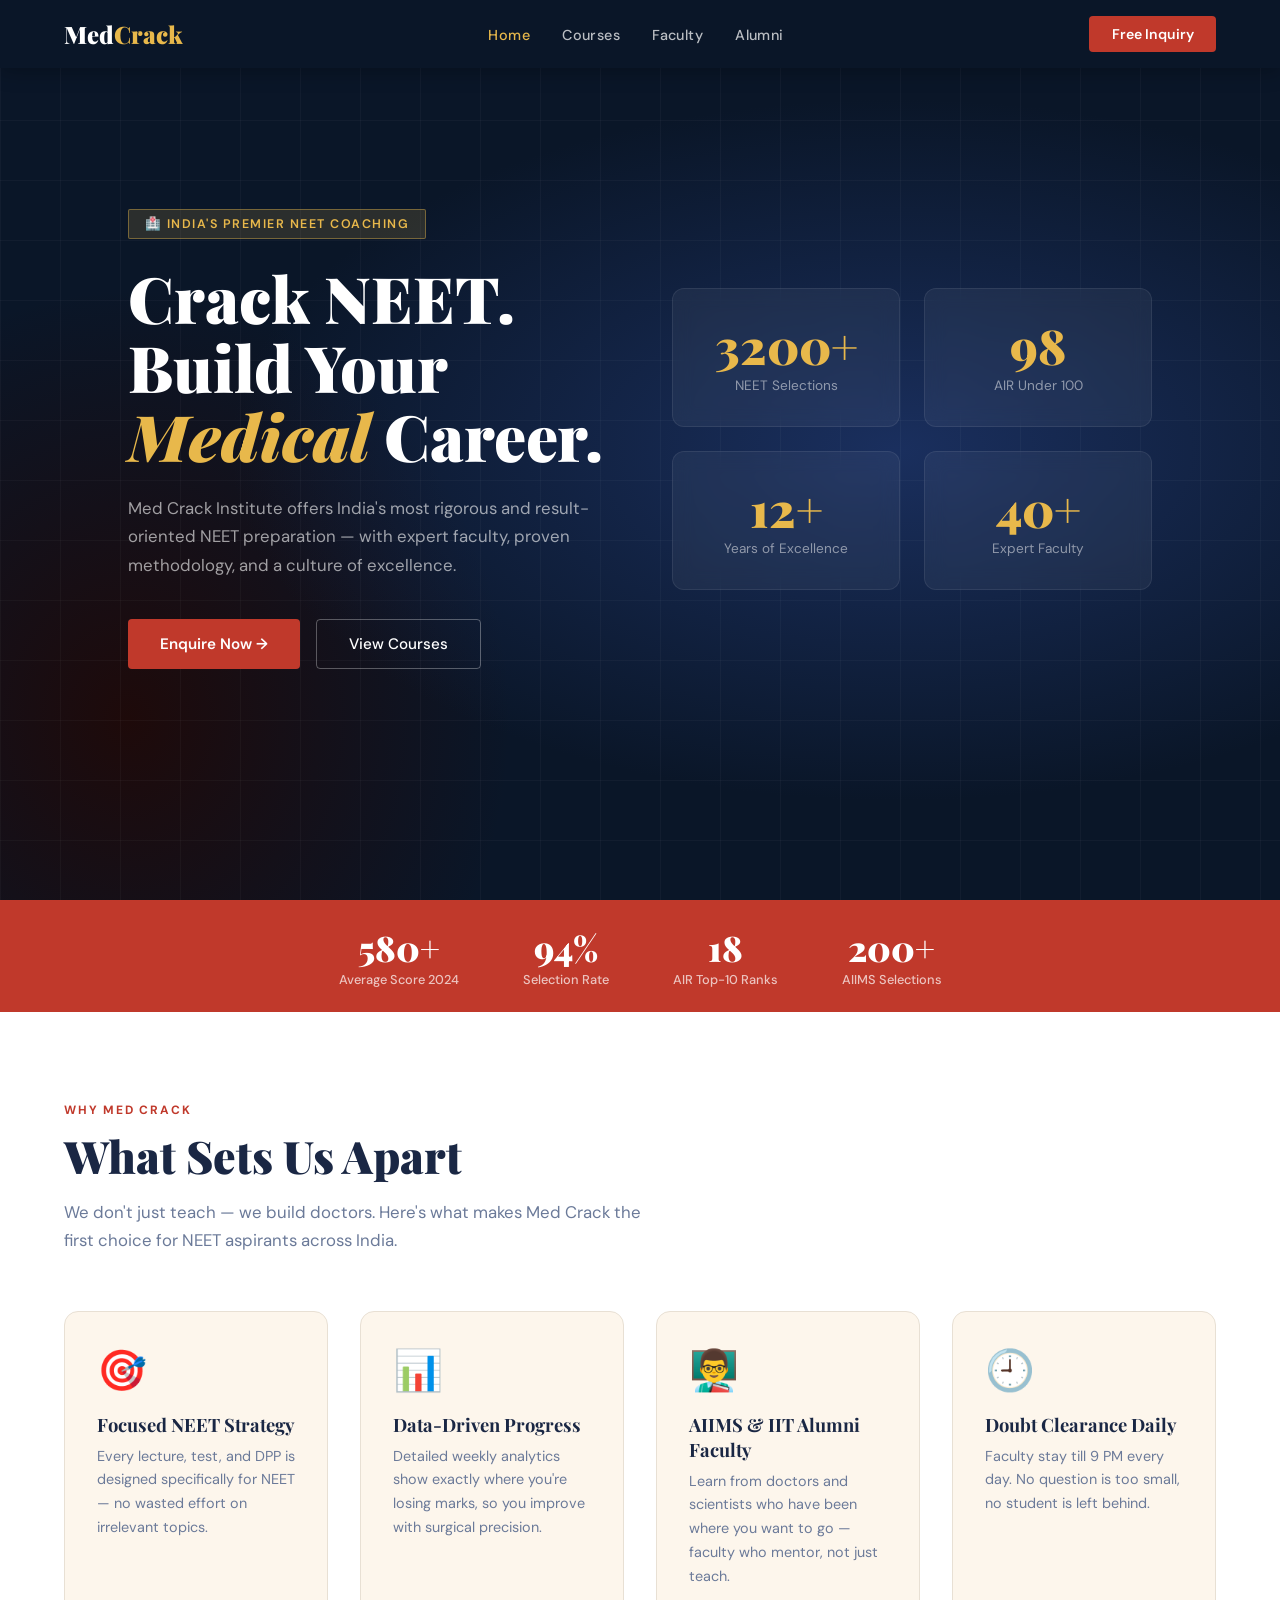
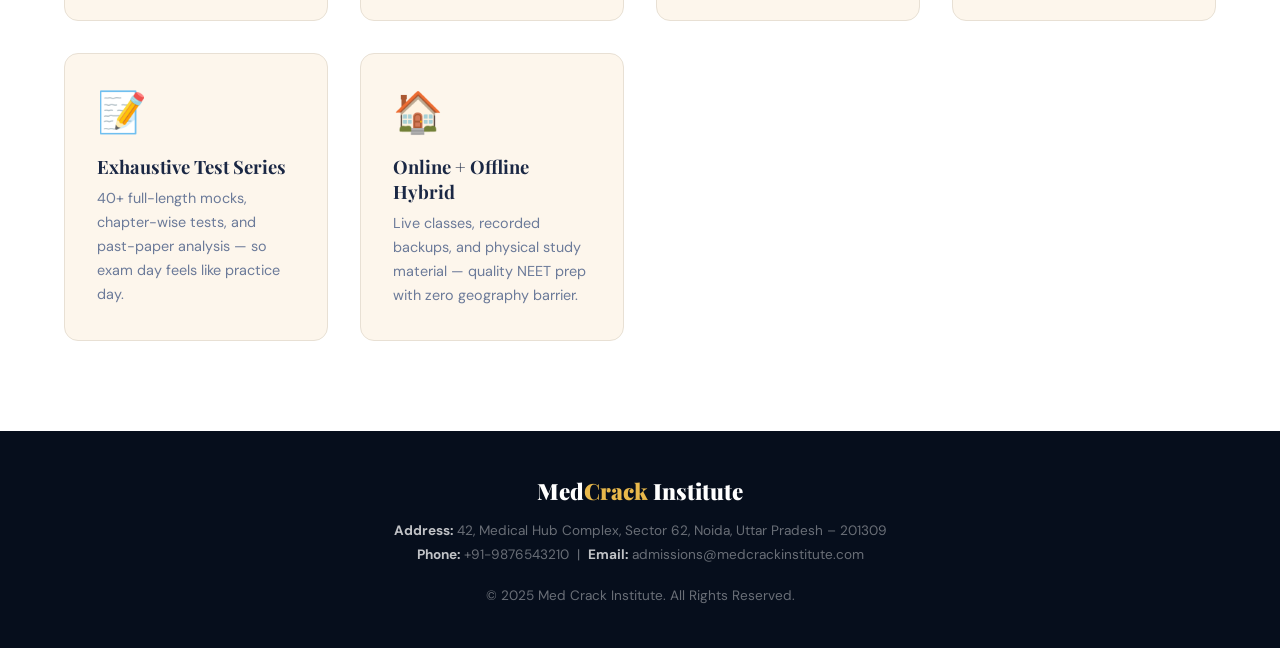
<file: index.html>
<!DOCTYPE html>
<html lang="en">
<head>
  <meta charset="UTF-8" />
  <meta name="viewport" content="width=device-width, initial-scale=1.0" />
  <title>Med Crack Institute – NEET Coaching | Home</title>
  <link rel="stylesheet" href="css/style.css" />
  <style>
    /* ── HERO ── */
    #home {
      min-height: 100vh;
      background: var(--navy);
      display: flex; align-items: center;
      position: relative; overflow: hidden;
      padding-top: 68px;
    }
    .hero-bg {
      position: absolute; inset: 0;
      background:
        radial-gradient(ellipse 80% 60% at 70% 50%, #1a2f5e 0%, transparent 65%),
        radial-gradient(ellipse 50% 80% at 10% 80%, #1e0a0a 0%, transparent 60%);
    }
    .hero-grid {
      position: absolute; inset: 0;
      background-image:
        linear-gradient(rgba(255,255,255,0.03) 1px, transparent 1px),
        linear-gradient(90deg, rgba(255,255,255,0.03) 1px, transparent 1px);
      background-size: 60px 60px;
    }
    .hero-content {
      position: relative; z-index: 1;
      max-width: 1200px; margin: 0 auto; padding: 0 5vw;
      display: grid; grid-template-columns: 1fr 1fr; gap: 4rem; align-items: center;
    }
    .hero-tag {
      display: inline-block;
      background: rgba(232,184,75,0.15); border: 1px solid rgba(232,184,75,0.4);
      color: var(--gold); font-size: 0.78rem; font-weight: 600;
      letter-spacing: 0.12em; text-transform: uppercase;
      padding: 0.35rem 1rem; border-radius: 2px; margin-bottom: 1.5rem;
    }
    .hero-h1 {
      font-family: 'Playfair Display', serif;
      font-size: clamp(2.8rem, 5vw, 4.5rem); line-height: 1.08; font-weight: 900;
      color: var(--white); margin-bottom: 1.5rem;
    }
    .hero-h1 em { font-style: italic; color: var(--gold); }
    .hero-sub {
      color: rgba(255,255,255,0.6); font-size: 1.05rem; line-height: 1.7;
      margin-bottom: 2.5rem; max-width: 480px;
    }
    .hero-btns { display: flex; gap: 1rem; flex-wrap: wrap; }
    .hero-stats { display: grid; grid-template-columns: repeat(2, 1fr); gap: 1.5rem; }
    .stat-card {
      background: rgba(255,255,255,0.05); border: 1px solid rgba(255,255,255,0.08);
      border-radius: 12px; padding: 2rem 1.5rem; text-align: center;
      backdrop-filter: blur(10px);
    }
    .stat-num {
      font-family: 'Playfair Display', serif;
      font-size: 3rem; font-weight: 900; color: var(--gold); line-height: 1;
    }
    .stat-label { color: rgba(255,255,255,0.5); font-size: 0.85rem; margin-top: 0.5rem; }

    /* ── WHY US ── */
    #why { background: var(--white); }
    .why-grid { display: grid; grid-template-columns: repeat(auto-fit, minmax(240px, 1fr)); gap: 2rem; }
    .why-card {
      background: var(--cream); border: 1.5px solid var(--border); border-radius: 14px;
      padding: 2rem; transition: all 0.3s;
    }
    .why-card:hover { transform: translateY(-5px); box-shadow: 0 16px 40px rgba(10,22,40,0.1); border-color: var(--gold); }
    .why-icon { font-size: 2.5rem; margin-bottom: 1rem; }
    .why-title { font-family: 'Playfair Display', serif; font-size: 1.15rem; font-weight: 700; color: var(--text); margin-bottom: 0.5rem; }
    .why-desc { color: var(--muted); font-size: 0.9rem; line-height: 1.65; }

    @media (max-width: 768px) {
      .hero-content { grid-template-columns: 1fr; }
      .hero-stats { margin-top: 2rem; }
    }
  </style>
</head>
<body>

<!-- NAV -->
<nav>
  <a href="index.html" class="nav-logo">Med<span>Crack</span></a>
  <ul class="nav-links">
    <li><a href="index.html">Home</a></li>
    <li><a href="pages/courses.html">Courses</a></li>
    <li><a href="pages/professors.html">Faculty</a></li>
    <li><a href="pages/alumni.html">Alumni</a></li>
  </ul>
  <button class="nav-cta" onclick="openModal()">Free Inquiry</button>
</nav>

<!-- HERO -->
<section id="home">
  <div class="hero-bg"></div>
  <div class="hero-grid"></div>
  <div class="hero-content">
    <div>
      <div class="hero-tag">🏥 India's Premier NEET Coaching</div>
      <h1 class="hero-h1">Crack NEET.<br>Build Your <em>Medical</em> Career.</h1>
      <p class="hero-sub">Med Crack Institute offers India's most rigorous and result-oriented NEET preparation — with expert faculty, proven methodology, and a culture of excellence.</p>
      <div class="hero-btns">
        <button class="btn-primary" onclick="openModal()">Enquire Now →</button>
        <a href="pages/courses.html" class="btn-outline">View Courses</a>
      </div>
    </div>
    <div class="hero-stats">
      <div class="stat-card"><div class="stat-num">3200+</div><div class="stat-label">NEET Selections</div></div>
      <div class="stat-card"><div class="stat-num">98</div><div class="stat-label">AIR Under 100</div></div>
      <div class="stat-card"><div class="stat-num">12+</div><div class="stat-label">Years of Excellence</div></div>
      <div class="stat-card"><div class="stat-num">40+</div><div class="stat-label">Expert Faculty</div></div>
    </div>
  </div>
</section>

<!-- RESULTS STRIP -->
<div class="results-strip">
  <div class="strip-item"><div class="strip-num">580+</div><div class="strip-lbl">Average Score 2024</div></div>
  <div class="strip-item"><div class="strip-num">94%</div><div class="strip-lbl">Selection Rate</div></div>
  <div class="strip-item"><div class="strip-num">18</div><div class="strip-lbl">AIR Top-10 Ranks</div></div>
  <div class="strip-item"><div class="strip-num">200+</div><div class="strip-lbl">AIIMS Selections</div></div>
</div>

<!-- WHY US -->
<section id="why">
  <div class="section-inner">
    <div class="section-label">Why Med Crack</div>
    <h2 class="section-title">What Sets Us Apart</h2>
    <p class="section-sub">We don't just teach — we build doctors. Here's what makes Med Crack the first choice for NEET aspirants across India.</p>
    <div class="why-grid">
      <div class="why-card">
        <div class="why-icon">🎯</div>
        <div class="why-title">Focused NEET Strategy</div>
        <p class="why-desc">Every lecture, test, and DPP is designed specifically for NEET — no wasted effort on irrelevant topics.</p>
      </div>
      <div class="why-card">
        <div class="why-icon">📊</div>
        <div class="why-title">Data-Driven Progress</div>
        <p class="why-desc">Detailed weekly analytics show exactly where you're losing marks, so you improve with surgical precision.</p>
      </div>
      <div class="why-card">
        <div class="why-icon">👨‍🏫</div>
        <div class="why-title">AIIMS & IIT Alumni Faculty</div>
        <p class="why-desc">Learn from doctors and scientists who have been where you want to go — faculty who mentor, not just teach.</p>
      </div>
      <div class="why-card">
        <div class="why-icon">🕘</div>
        <div class="why-title">Doubt Clearance Daily</div>
        <p class="why-desc">Faculty stay till 9 PM every day. No question is too small, no student is left behind.</p>
      </div>
      <div class="why-card">
        <div class="why-icon">📝</div>
        <div class="why-title">Exhaustive Test Series</div>
        <p class="why-desc">40+ full-length mocks, chapter-wise tests, and past-paper analysis — so exam day feels like practice day.</p>
      </div>
      <div class="why-card">
        <div class="why-icon">🏠</div>
        <div class="why-title">Online + Offline Hybrid</div>
        <p class="why-desc">Live classes, recorded backups, and physical study material — quality NEET prep with zero geography barrier.</p>
      </div>
    </div>
  </div>
</section>

<!-- FOOTER -->
<footer>
  <div class="footer-logo">Med<span>Crack</span> Institute</div>
  <p><strong>Address:</strong> 42, Medical Hub Complex, Sector 62, Noida, Uttar Pradesh – 201309</p>
  <p><strong>Phone:</strong> +91-9876543210 &nbsp;|&nbsp; <strong>Email:</strong> admissions@medcrackinstitute.com</p>
  <p style="margin-top:1rem;">© 2025 Med Crack Institute. All Rights Reserved.</p>
</footer>

<!-- INQUIRY MODAL -->
<div class="modal-overlay" id="modalOverlay" onclick="handleOverlayClick(event)">
  <div class="modal">
    <button class="modal-close" onclick="closeModal()">×</button>
    <div id="modalForm">
      <div style="display:flex;align-items:center;gap:0.75rem;margin-bottom:0.5rem;">
        <span style="font-size:2rem">🏥</span>
        <h2 class="modal-title">Free Inquiry</h2>
      </div>
      <p class="modal-sub">Our academic counsellor will call you within 24 hours.</p>
      <div class="form-grid">
        <div class="form-row"><label>Student Name *</label><input type="text" id="studentName" placeholder="Full name" /></div>
        <div class="form-row"><label>Parent Name *</label><input type="text" id="parentName" placeholder="Parent / Guardian" /></div>
      </div>
      <div class="form-grid">
        <div class="form-row"><label>Mobile Number *</label><input type="tel" id="mobile" placeholder="+91 XXXXX XXXXX" /></div>
        <div class="form-row"><label>Email Address</label><input type="email" id="email" placeholder="you@email.com" /></div>
      </div>
      <div class="form-grid">
        <div class="form-row">
          <label>Current Class *</label>
          <select id="classSelect">
            <option value="">Select class</option>
            <option>Class X (Foundation)</option>
            <option>Class XI</option>
            <option>Class XII</option>
            <option>XII Passed (Dropper)</option>
          </select>
        </div>
        <div class="form-row">
          <label>Interested Program *</label>
          <select id="program">
            <option value="">Select program</option>
            <option>2-Year Classroom</option>
            <option>1-Year Dropper Batch</option>
            <option>3-Month Crash Course</option>
            <option>Online Hybrid</option>
          </select>
        </div>
      </div>
      <div class="form-row">
        <label>Message (Optional)</label>
        <textarea id="message" placeholder="Tell us about your preparation, target score, or any queries..."></textarea>
      </div>
      <button class="modal-submit" onclick="submitForm()">Submit Inquiry →</button>
    </div>
    <div class="success-msg" id="successMsg">
      <div class="check">✅</div>
      <h3>Inquiry Submitted!</h3>
      <p>Our team will contact you within 24 hours to discuss your NEET preparation journey.</p>
    </div>
  </div>
</div>

<script src="js/main.js"></script>
</body>
</html>
</file>
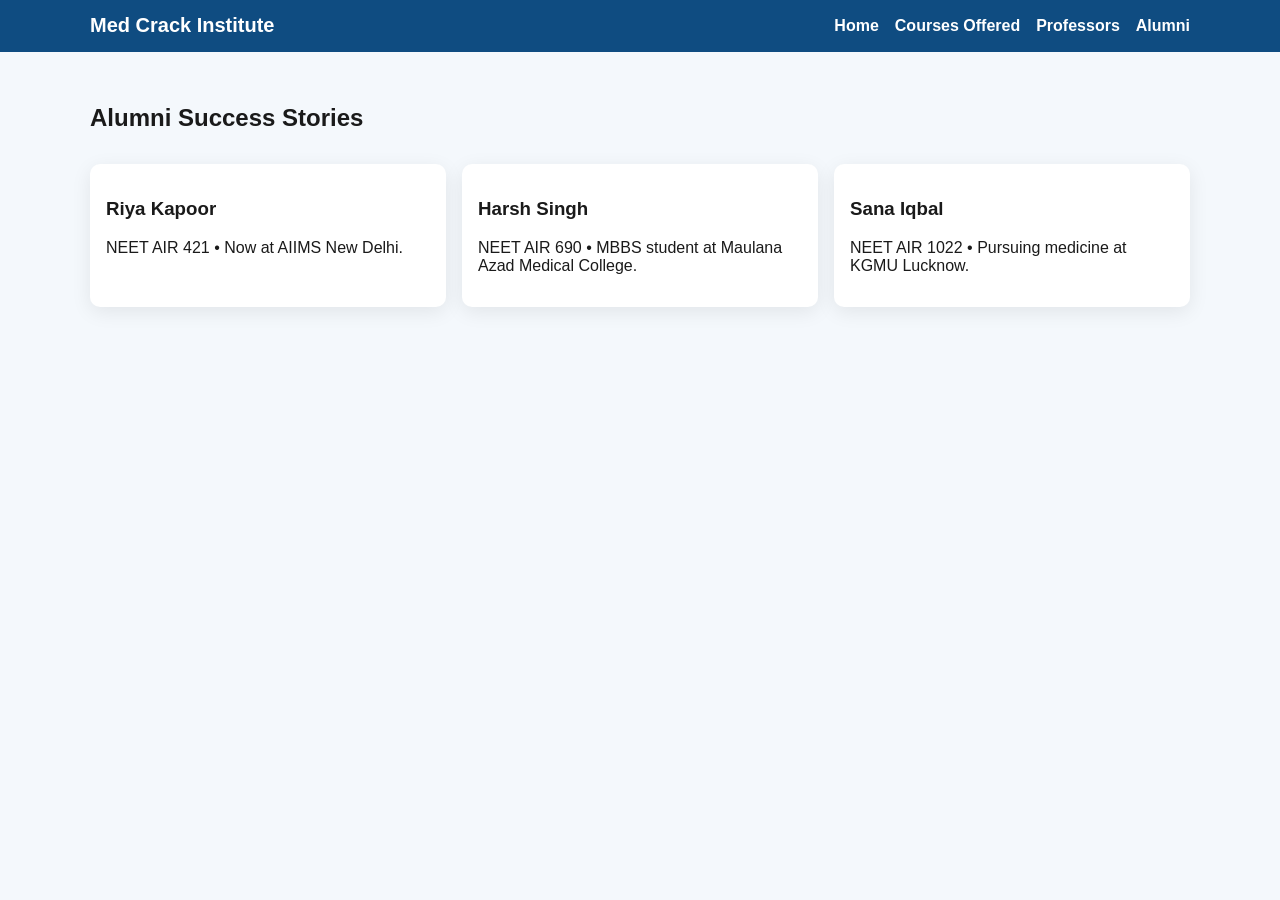
<file: alumni.html>
<!DOCTYPE html>
<html lang="en">
<head>
  <meta charset="UTF-8" />
  <meta name="viewport" content="width=device-width, initial-scale=1.0" />
  <title>Alumni | Med Crack Institute</title>
  <link rel="stylesheet" href="styles.css" />
</head>
<body>
  <header class="site-header"><div class="container nav-wrap"><h1 class="logo">Med Crack Institute</h1><nav><ul class="nav-links"><li><a href="index.html">Home</a></li><li><a href="courses.html">Courses Offered</a></li><li><a href="professors.html">Professors</a></li><li><a href="alumni.html">Alumni</a></li></ul></nav></div></header>
  <main class="container page">
    <h2>Alumni Success Stories</h2>
    <div class="card-grid">
      <article class="card"><h3>Riya Kapoor</h3><p>NEET AIR 421 • Now at AIIMS New Delhi.</p></article>
      <article class="card"><h3>Harsh Singh</h3><p>NEET AIR 690 • MBBS student at Maulana Azad Medical College.</p></article>
      <article class="card"><h3>Sana Iqbal</h3><p>NEET AIR 1022 • Pursuing medicine at KGMU Lucknow.</p></article>
    </div>
  </main>
</body>
</html>
</file>
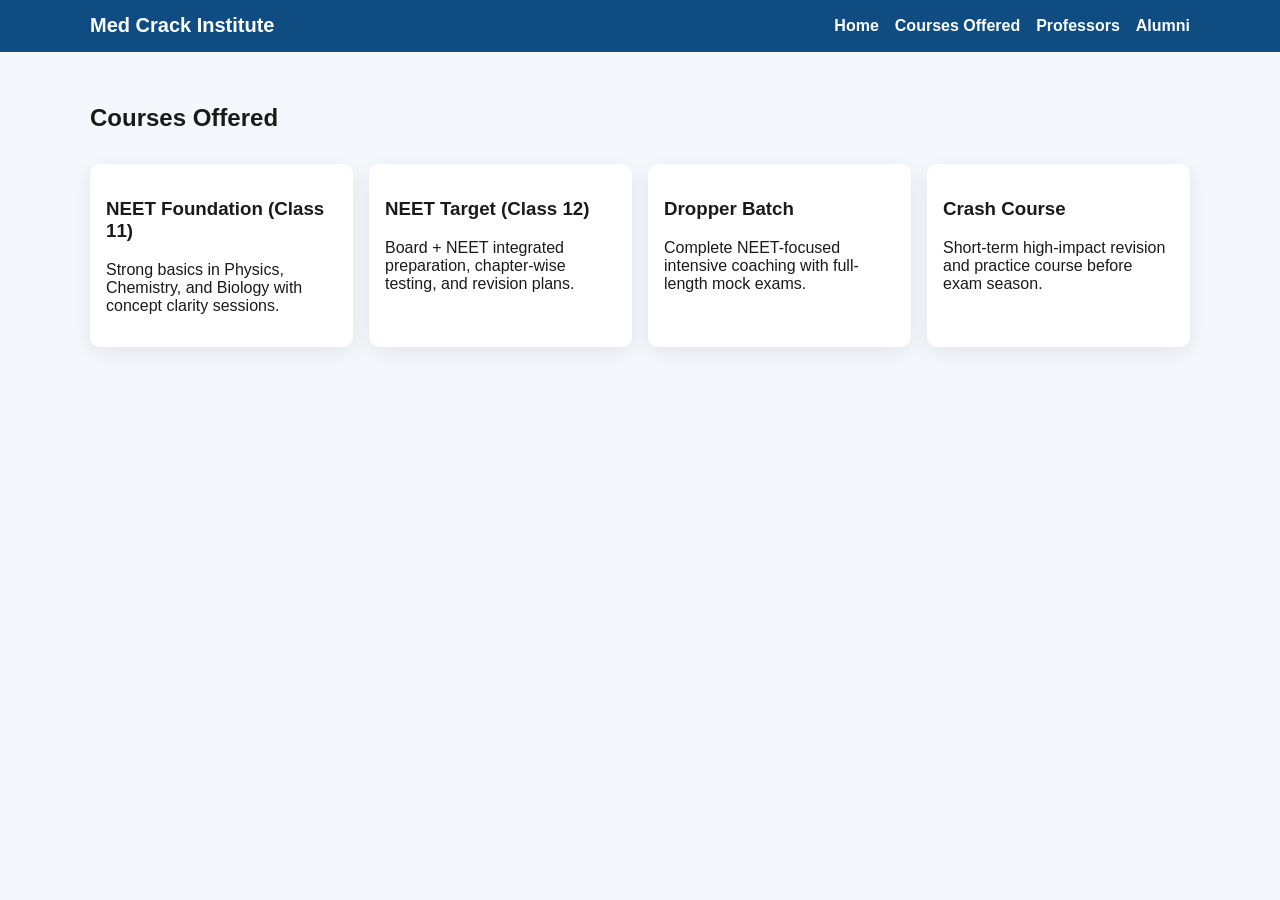
<file: courses.html>
<!DOCTYPE html>
<html lang="en">
<head>
  <meta charset="UTF-8" />
  <meta name="viewport" content="width=device-width, initial-scale=1.0" />
  <title>Courses Offered | Med Crack Institute</title>
  <link rel="stylesheet" href="styles.css" />
</head>
<body>
  <header class="site-header"><div class="container nav-wrap"><h1 class="logo">Med Crack Institute</h1><nav><ul class="nav-links"><li><a href="index.html">Home</a></li><li><a href="courses.html">Courses Offered</a></li><li><a href="professors.html">Professors</a></li><li><a href="alumni.html">Alumni</a></li></ul></nav></div></header>
  <main class="container page">
    <h2>Courses Offered</h2>
    <div class="card-grid">
      <article class="card"><h3>NEET Foundation (Class 11)</h3><p>Strong basics in Physics, Chemistry, and Biology with concept clarity sessions.</p></article>
      <article class="card"><h3>NEET Target (Class 12)</h3><p>Board + NEET integrated preparation, chapter-wise testing, and revision plans.</p></article>
      <article class="card"><h3>Dropper Batch</h3><p>Complete NEET-focused intensive coaching with full-length mock exams.</p></article>
      <article class="card"><h3>Crash Course</h3><p>Short-term high-impact revision and practice course before exam season.</p></article>
    </div>
  </main>
</body>
</html>
</file>
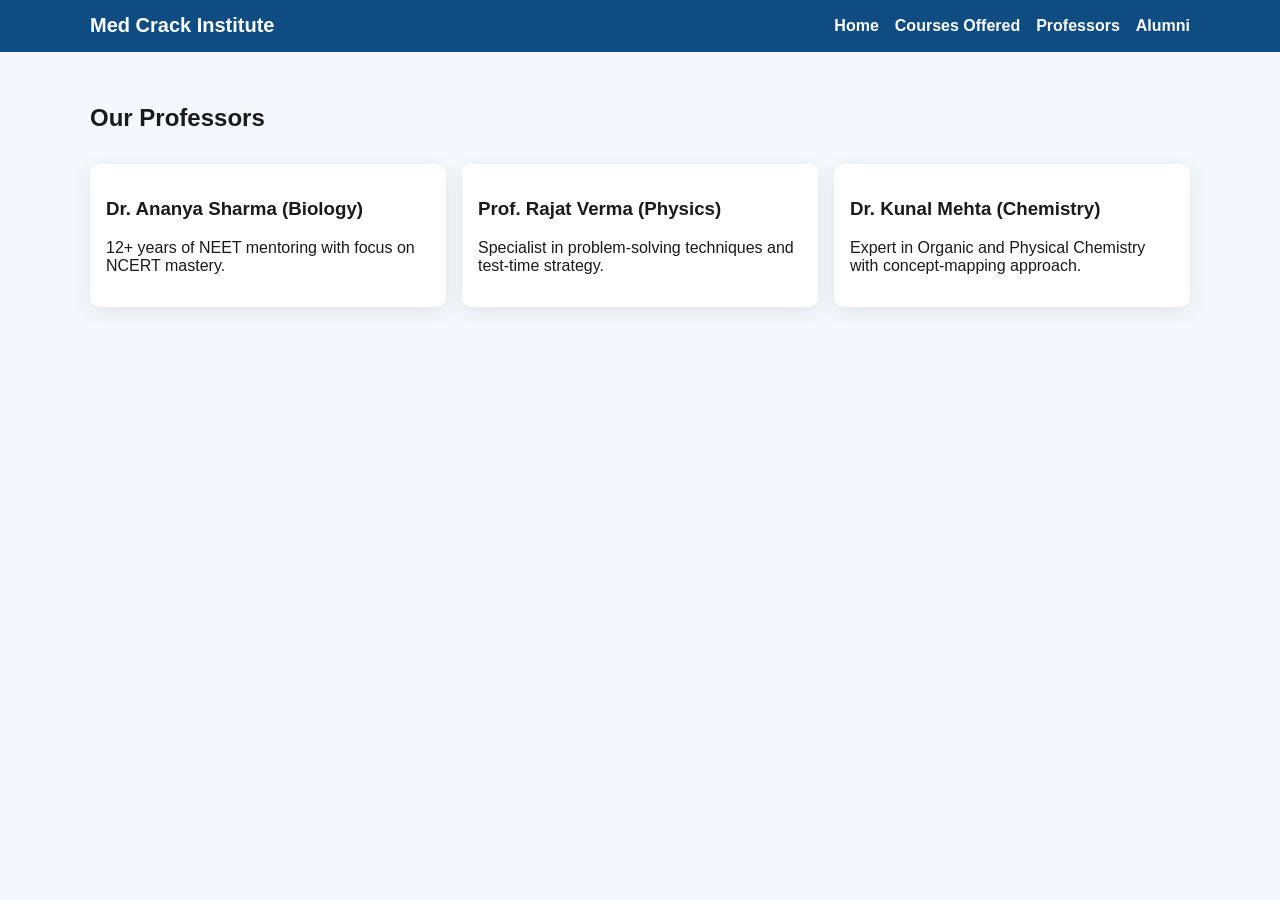
<file: professors.html>
<!DOCTYPE html>
<html lang="en">
<head>
  <meta charset="UTF-8" />
  <meta name="viewport" content="width=device-width, initial-scale=1.0" />
  <title>Professors | Med Crack Institute</title>
  <link rel="stylesheet" href="styles.css" />
</head>
<body>
  <header class="site-header"><div class="container nav-wrap"><h1 class="logo">Med Crack Institute</h1><nav><ul class="nav-links"><li><a href="index.html">Home</a></li><li><a href="courses.html">Courses Offered</a></li><li><a href="professors.html">Professors</a></li><li><a href="alumni.html">Alumni</a></li></ul></nav></div></header>
  <main class="container page">
    <h2>Our Professors</h2>
    <div class="card-grid">
      <article class="card"><h3>Dr. Ananya Sharma (Biology)</h3><p>12+ years of NEET mentoring with focus on NCERT mastery.</p></article>
      <article class="card"><h3>Prof. Rajat Verma (Physics)</h3><p>Specialist in problem-solving techniques and test-time strategy.</p></article>
      <article class="card"><h3>Dr. Kunal Mehta (Chemistry)</h3><p>Expert in Organic and Physical Chemistry with concept-mapping approach.</p></article>
    </div>
  </main>
</body>
</html>
</file>
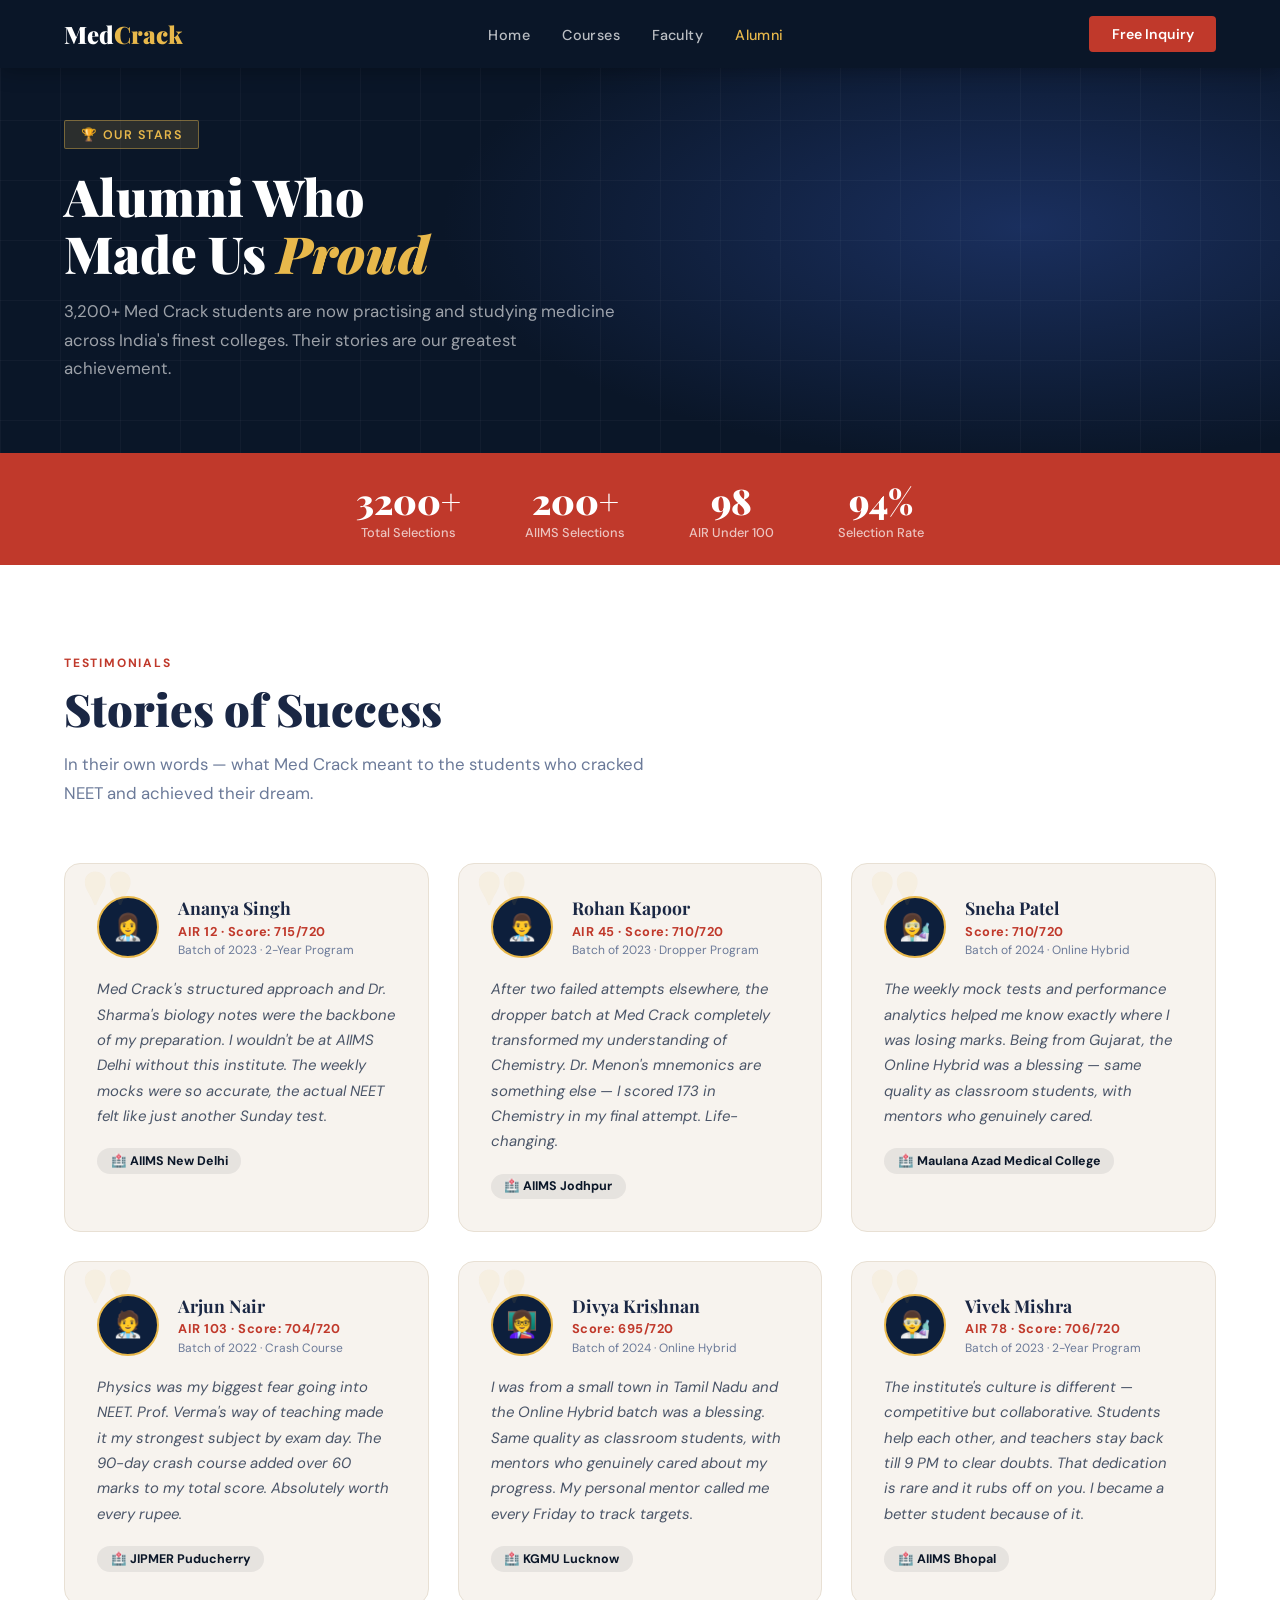
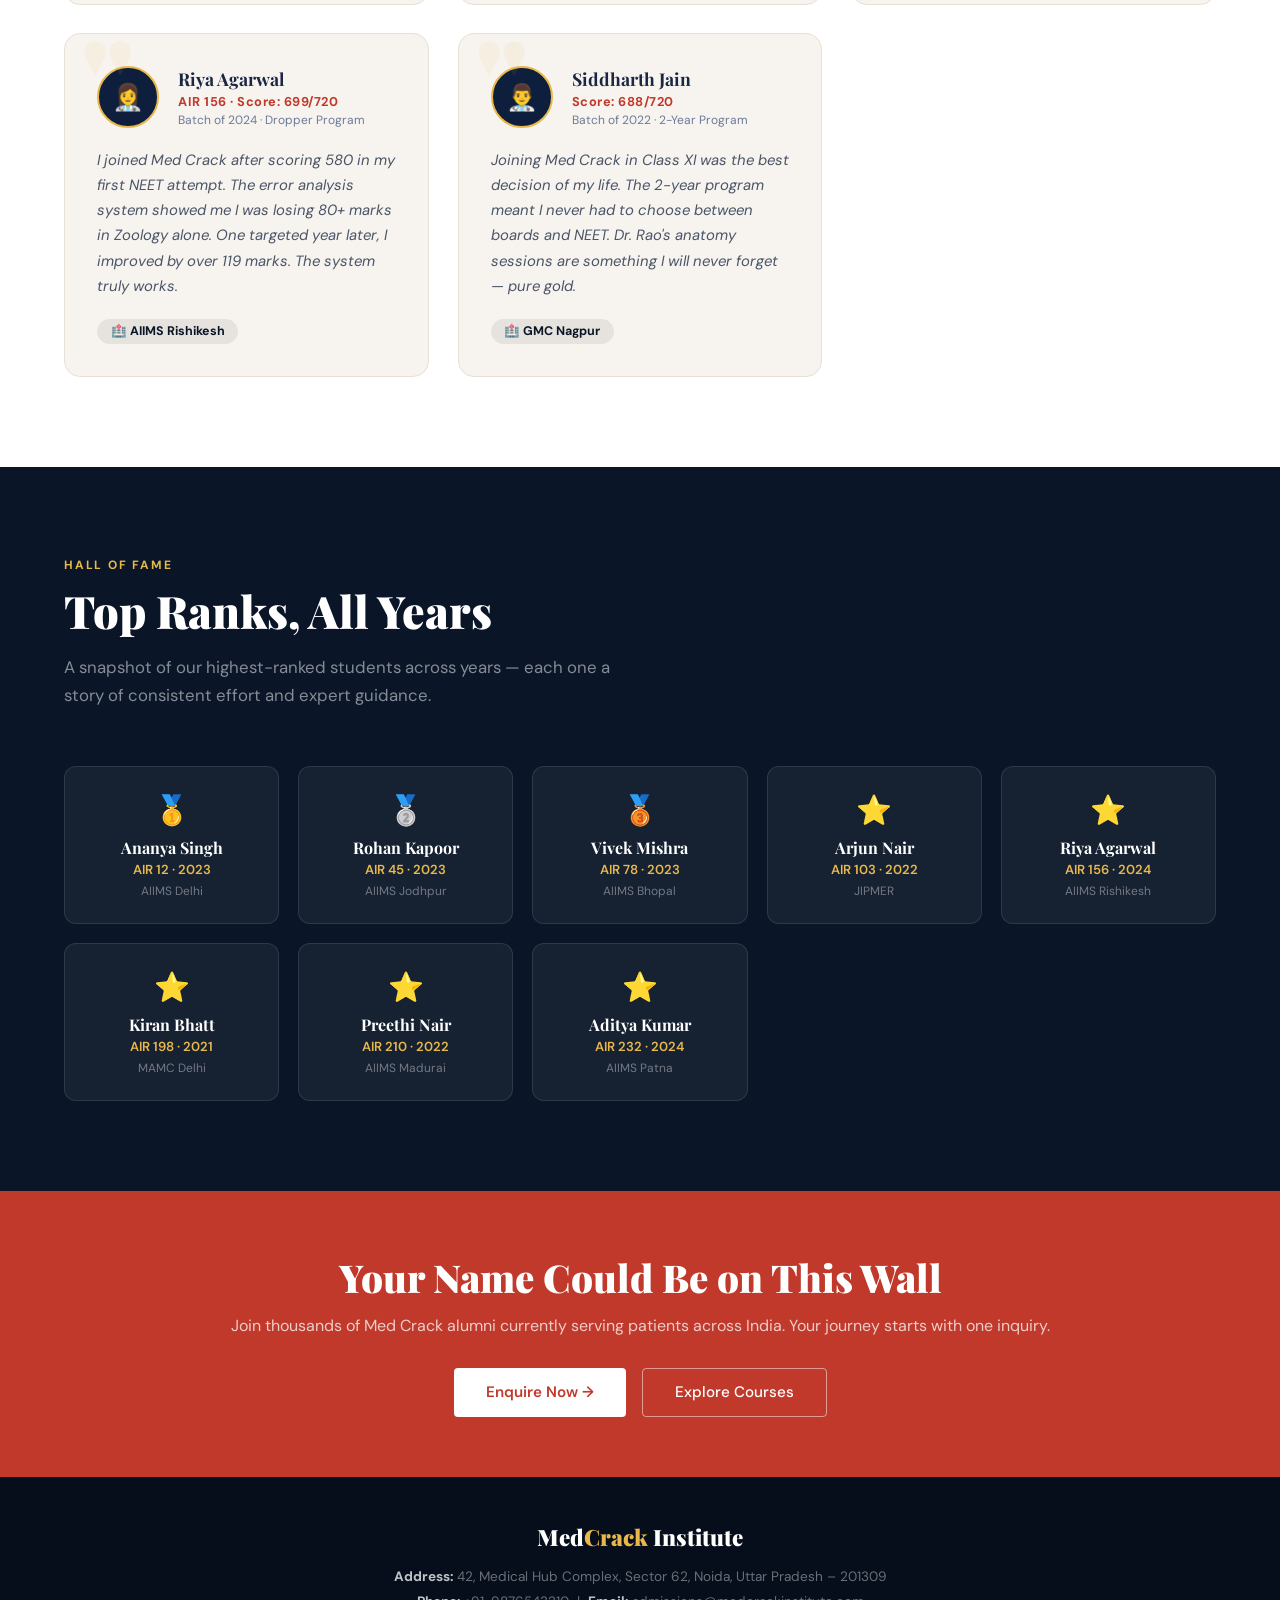
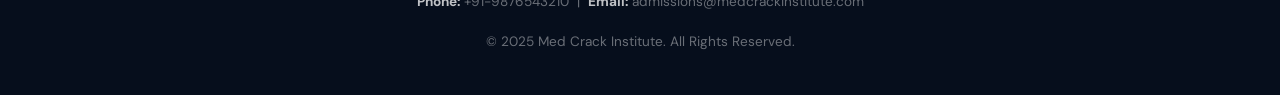
<file: pages/alumni.html>
<!DOCTYPE html>
<html lang="en">
<head>
  <meta charset="UTF-8" />
  <meta name="viewport" content="width=device-width, initial-scale=1.0" />
  <title>Alumni – Med Crack Institute</title>
  <link rel="stylesheet" href="../css/style.css" />
  <style>
    /* ── ALUMNI STORIES ── */
    #stories { background: var(--white); }
    .alumni-grid {
      display: grid; grid-template-columns: repeat(auto-fit, minmax(300px, 1fr)); gap: 1.8rem;
    }
    .alumni-card {
      background: var(--card-bg); border: 1.5px solid var(--border);
      border-radius: 16px; padding: 2rem; transition: all 0.3s;
      position: relative; overflow: hidden;
    }
    .alumni-card::before {
      content: '"'; font-family: 'Playfair Display', serif;
      font-size: 8rem; font-weight: 900; color: var(--gold); opacity: 0.08;
      position: absolute; top: -1rem; left: 1rem; line-height: 1; pointer-events: none;
    }
    .alumni-card:hover { transform: translateY(-5px); box-shadow: 0 18px 44px rgba(10,22,40,0.12); border-color: var(--gold); }
    .alumni-top { display: flex; align-items: center; gap: 1.2rem; margin-bottom: 1.2rem; }
    .alumni-avatar {
      width: 62px; height: 62px; border-radius: 50%;
      background: var(--deep); border: 2.5px solid var(--gold);
      display: flex; align-items: center; justify-content: center;
      font-size: 1.6rem; flex-shrink: 0;
    }
    .alumni-name { font-family: 'Playfair Display', serif; font-size: 1.1rem; font-weight: 700; color: var(--text); }
    .alumni-rank { color: var(--crimson); font-size: 0.8rem; font-weight: 700; letter-spacing: 0.04em; margin-top: 0.2rem; }
    .alumni-batch { color: var(--muted); font-size: 0.75rem; margin-top: 0.15rem; }
    .alumni-quote { color: #4a5568; font-size: 0.93rem; line-height: 1.7; font-style: italic; margin-bottom: 1.2rem; }
    .alumni-college {
      display: inline-block; background: rgba(10,22,40,0.07); color: var(--navy);
      font-size: 0.78rem; font-weight: 700; padding: 0.3rem 0.85rem; border-radius: 20px;
    }

    /* ── RESULTS HALL ── */
    #hall { background: var(--navy); }
    #hall .section-title { color: var(--white); }
    #hall .section-sub { color: rgba(255,255,255,0.5); }
    .hall-grid {
      display: grid; grid-template-columns: repeat(auto-fit, minmax(180px, 1fr)); gap: 1.2rem;
    }
    .hall-card {
      background: rgba(255,255,255,0.05); border: 1px solid rgba(255,255,255,0.1);
      border-radius: 12px; padding: 1.5rem; text-align: center; transition: all 0.3s;
    }
    .hall-card:hover { background: rgba(232,184,75,0.1); border-color: rgba(232,184,75,0.4); }
    .hall-emoji { font-size: 1.8rem; margin-bottom: 0.5rem; }
    .hall-name { color: var(--white); font-family: 'Playfair Display', serif; font-size: 1rem; font-weight: 700; margin-bottom: 0.2rem; }
    .hall-rank { color: var(--gold); font-size: 0.82rem; font-weight: 600; }
    .hall-college { color: rgba(255,255,255,0.4); font-size: 0.75rem; margin-top: 0.3rem; }

    /* ── CTA BAND ── */
    .cta-band {
      background: var(--crimson); padding: 60px 5vw; text-align: center;
    }
    .cta-band h2 { font-family: 'Playfair Display', serif; font-size: clamp(1.8rem, 3vw, 2.6rem); font-weight: 900; color: var(--white); margin-bottom: 0.75rem; }
    .cta-band p { color: rgba(255,255,255,0.75); font-size: 1rem; margin-bottom: 2rem; }
    .cta-band .btn-outline { border-color: rgba(255,255,255,0.5); }
  </style>
</head>
<body>

<!-- NAV -->
<nav>
  <a href="../index.html" class="nav-logo">Med<span>Crack</span></a>
  <ul class="nav-links">
    <li><a href="../index.html">Home</a></li>
    <li><a href="courses.html">Courses</a></li>
    <li><a href="professors.html">Faculty</a></li>
    <li><a href="alumni.html" class="active">Alumni</a></li>
  </ul>
  <button class="nav-cta" onclick="openModal()">Free Inquiry</button>
</nav>

<!-- PAGE HERO -->
<div class="page-hero">
  <div class="page-hero-bg"></div>
  <div class="page-hero-grid"></div>
  <div class="page-hero-inner">
    <div class="page-hero-tag">🏆 Our Stars</div>
    <h1>Alumni Who<br>Made Us <em>Proud</em></h1>
    <p>3,200+ Med Crack students are now practising and studying medicine across India's finest colleges. Their stories are our greatest achievement.</p>
  </div>
</div>

<!-- RESULTS STRIP -->
<div class="results-strip">
  <div class="strip-item"><div class="strip-num">3200+</div><div class="strip-lbl">Total Selections</div></div>
  <div class="strip-item"><div class="strip-num">200+</div><div class="strip-lbl">AIIMS Selections</div></div>
  <div class="strip-item"><div class="strip-num">98</div><div class="strip-lbl">AIR Under 100</div></div>
  <div class="strip-item"><div class="strip-num">94%</div><div class="strip-lbl">Selection Rate</div></div>
</div>

<!-- ALUMNI STORIES -->
<section id="stories">
  <div class="section-inner">
    <div class="section-label">Testimonials</div>
    <h2 class="section-title">Stories of Success</h2>
    <p class="section-sub">In their own words — what Med Crack meant to the students who cracked NEET and achieved their dream.</p>
    <div class="alumni-grid">

      <div class="alumni-card">
        <div class="alumni-top">
          <div class="alumni-avatar">👩‍⚕️</div>
          <div>
            <div class="alumni-name">Ananya Singh</div>
            <div class="alumni-rank">AIR 12 · Score: 715/720</div>
            <div class="alumni-batch">Batch of 2023 · 2-Year Program</div>
          </div>
        </div>
        <p class="alumni-quote">Med Crack's structured approach and Dr. Sharma's biology notes were the backbone of my preparation. I wouldn't be at AIIMS Delhi without this institute. The weekly mocks were so accurate, the actual NEET felt like just another Sunday test.</p>
        <span class="alumni-college">🏥 AIIMS New Delhi</span>
      </div>

      <div class="alumni-card">
        <div class="alumni-top">
          <div class="alumni-avatar">👨‍⚕️</div>
          <div>
            <div class="alumni-name">Rohan Kapoor</div>
            <div class="alumni-rank">AIR 45 · Score: 710/720</div>
            <div class="alumni-batch">Batch of 2023 · Dropper Program</div>
          </div>
        </div>
        <p class="alumni-quote">After two failed attempts elsewhere, the dropper batch at Med Crack completely transformed my understanding of Chemistry. Dr. Menon's mnemonics are something else — I scored 173 in Chemistry in my final attempt. Life-changing.</p>
        <span class="alumni-college">🏥 AIIMS Jodhpur</span>
      </div>

      <div class="alumni-card">
        <div class="alumni-top">
          <div class="alumni-avatar">👩‍🔬</div>
          <div>
            <div class="alumni-name">Sneha Patel</div>
            <div class="alumni-rank">Score: 710/720</div>
            <div class="alumni-batch">Batch of 2024 · Online Hybrid</div>
          </div>
        </div>
        <p class="alumni-quote">The weekly mock tests and performance analytics helped me know exactly where I was losing marks. Being from Gujarat, the Online Hybrid was a blessing — same quality as classroom students, with mentors who genuinely cared.</p>
        <span class="alumni-college">🏥 Maulana Azad Medical College</span>
      </div>

      <div class="alumni-card">
        <div class="alumni-top">
          <div class="alumni-avatar">🧑‍⚕️</div>
          <div>
            <div class="alumni-name">Arjun Nair</div>
            <div class="alumni-rank">AIR 103 · Score: 704/720</div>
            <div class="alumni-batch">Batch of 2022 · Crash Course</div>
          </div>
        </div>
        <p class="alumni-quote">Physics was my biggest fear going into NEET. Prof. Verma's way of teaching made it my strongest subject by exam day. The 90-day crash course added over 60 marks to my total score. Absolutely worth every rupee.</p>
        <span class="alumni-college">🏥 JIPMER Puducherry</span>
      </div>

      <div class="alumni-card">
        <div class="alumni-top">
          <div class="alumni-avatar">👩‍🏫</div>
          <div>
            <div class="alumni-name">Divya Krishnan</div>
            <div class="alumni-rank">Score: 695/720</div>
            <div class="alumni-batch">Batch of 2024 · Online Hybrid</div>
          </div>
        </div>
        <p class="alumni-quote">I was from a small town in Tamil Nadu and the Online Hybrid batch was a blessing. Same quality as classroom students, with mentors who genuinely cared about my progress. My personal mentor called me every Friday to track targets.</p>
        <span class="alumni-college">🏥 KGMU Lucknow</span>
      </div>

      <div class="alumni-card">
        <div class="alumni-top">
          <div class="alumni-avatar">👨‍🔬</div>
          <div>
            <div class="alumni-name">Vivek Mishra</div>
            <div class="alumni-rank">AIR 78 · Score: 706/720</div>
            <div class="alumni-batch">Batch of 2023 · 2-Year Program</div>
          </div>
        </div>
        <p class="alumni-quote">The institute's culture is different — competitive but collaborative. Students help each other, and teachers stay back till 9 PM to clear doubts. That dedication is rare and it rubs off on you. I became a better student because of it.</p>
        <span class="alumni-college">🏥 AIIMS Bhopal</span>
      </div>

      <div class="alumni-card">
        <div class="alumni-top">
          <div class="alumni-avatar">👩‍⚕️</div>
          <div>
            <div class="alumni-name">Riya Agarwal</div>
            <div class="alumni-rank">AIR 156 · Score: 699/720</div>
            <div class="alumni-batch">Batch of 2024 · Dropper Program</div>
          </div>
        </div>
        <p class="alumni-quote">I joined Med Crack after scoring 580 in my first NEET attempt. The error analysis system showed me I was losing 80+ marks in Zoology alone. One targeted year later, I improved by over 119 marks. The system truly works.</p>
        <span class="alumni-college">🏥 AIIMS Rishikesh</span>
      </div>

      <div class="alumni-card">
        <div class="alumni-top">
          <div class="alumni-avatar">👨‍⚕️</div>
          <div>
            <div class="alumni-name">Siddharth Jain</div>
            <div class="alumni-rank">Score: 688/720</div>
            <div class="alumni-batch">Batch of 2022 · 2-Year Program</div>
          </div>
        </div>
        <p class="alumni-quote">Joining Med Crack in Class XI was the best decision of my life. The 2-year program meant I never had to choose between boards and NEET. Dr. Rao's anatomy sessions are something I will never forget — pure gold.</p>
        <span class="alumni-college">🏥 GMC Nagpur</span>
      </div>

    </div>
  </div>
</section>

<!-- HALL OF FAME -->
<section id="hall">
  <div class="section-inner">
    <div class="section-label" style="color:var(--gold)">Hall of Fame</div>
    <h2 class="section-title">Top Ranks, All Years</h2>
    <p class="section-sub">A snapshot of our highest-ranked students across years — each one a story of consistent effort and expert guidance.</p>
    <div class="hall-grid">
      <div class="hall-card"><div class="hall-emoji">🥇</div><div class="hall-name">Ananya Singh</div><div class="hall-rank">AIR 12 · 2023</div><div class="hall-college">AIIMS Delhi</div></div>
      <div class="hall-card"><div class="hall-emoji">🥈</div><div class="hall-name">Rohan Kapoor</div><div class="hall-rank">AIR 45 · 2023</div><div class="hall-college">AIIMS Jodhpur</div></div>
      <div class="hall-card"><div class="hall-emoji">🥉</div><div class="hall-name">Vivek Mishra</div><div class="hall-rank">AIR 78 · 2023</div><div class="hall-college">AIIMS Bhopal</div></div>
      <div class="hall-card"><div class="hall-emoji">⭐</div><div class="hall-name">Arjun Nair</div><div class="hall-rank">AIR 103 · 2022</div><div class="hall-college">JIPMER</div></div>
      <div class="hall-card"><div class="hall-emoji">⭐</div><div class="hall-name">Riya Agarwal</div><div class="hall-rank">AIR 156 · 2024</div><div class="hall-college">AIIMS Rishikesh</div></div>
      <div class="hall-card"><div class="hall-emoji">⭐</div><div class="hall-name">Kiran Bhatt</div><div class="hall-rank">AIR 198 · 2021</div><div class="hall-college">MAMC Delhi</div></div>
      <div class="hall-card"><div class="hall-emoji">⭐</div><div class="hall-name">Preethi Nair</div><div class="hall-rank">AIR 210 · 2022</div><div class="hall-college">AIIMS Madurai</div></div>
      <div class="hall-card"><div class="hall-emoji">⭐</div><div class="hall-name">Aditya Kumar</div><div class="hall-rank">AIR 232 · 2024</div><div class="hall-college">AIIMS Patna</div></div>
    </div>
  </div>
</section>

<!-- CTA BAND -->
<div class="cta-band">
  <h2>Your Name Could Be on This Wall</h2>
  <p>Join thousands of Med Crack alumni currently serving patients across India. Your journey starts with one inquiry.</p>
  <div style="display:flex;gap:1rem;justify-content:center;flex-wrap:wrap;">
    <button class="btn-primary" onclick="openModal()" style="background:var(--white);color:var(--crimson);">Enquire Now →</button>
    <a href="courses.html" class="btn-outline">Explore Courses</a>
  </div>
</div>

<!-- FOOTER -->
<footer>
  <div class="footer-logo">Med<span>Crack</span> Institute</div>
  <p><strong>Address:</strong> 42, Medical Hub Complex, Sector 62, Noida, Uttar Pradesh – 201309</p>
  <p><strong>Phone:</strong> +91-9876543210 &nbsp;|&nbsp; <strong>Email:</strong> admissions@medcrackinstitute.com</p>
  <p style="margin-top:1rem;">© 2025 Med Crack Institute. All Rights Reserved.</p>
</footer>

<!-- INQUIRY MODAL -->
<div class="modal-overlay" id="modalOverlay" onclick="handleOverlayClick(event)">
  <div class="modal">
    <button class="modal-close" onclick="closeModal()">×</button>
    <div id="modalForm">
      <div style="display:flex;align-items:center;gap:0.75rem;margin-bottom:0.5rem;">
        <span style="font-size:2rem">🏥</span>
        <h2 class="modal-title">Free Inquiry</h2>
      </div>
      <p class="modal-sub">Our academic counsellor will call you within 24 hours.</p>
      <div class="form-grid">
        <div class="form-row"><label>Student Name *</label><input type="text" id="studentName" placeholder="Full name" /></div>
        <div class="form-row"><label>Parent Name *</label><input type="text" id="parentName" placeholder="Parent / Guardian" /></div>
      </div>
      <div class="form-grid">
        <div class="form-row"><label>Mobile Number *</label><input type="tel" id="mobile" placeholder="+91 XXXXX XXXXX" /></div>
        <div class="form-row"><label>Email Address</label><input type="email" id="email" placeholder="you@email.com" /></div>
      </div>
      <div class="form-grid">
        <div class="form-row">
          <label>Current Class *</label>
          <select id="classSelect">
            <option value="">Select class</option>
            <option>Class X (Foundation)</option>
            <option>Class XI</option>
            <option>Class XII</option>
            <option>XII Passed (Dropper)</option>
          </select>
        </div>
        <div class="form-row">
          <label>Interested Program *</label>
          <select id="program">
            <option value="">Select program</option>
            <option>2-Year Classroom</option>
            <option>1-Year Dropper Batch</option>
            <option>3-Month Crash Course</option>
            <option>Online Hybrid</option>
          </select>
        </div>
      </div>
      <div class="form-row">
        <label>Message (Optional)</label>
        <textarea id="message" placeholder="Tell us about your preparation, target score, or any queries..."></textarea>
      </div>
      <button class="modal-submit" onclick="submitForm()">Submit Inquiry →</button>
    </div>
    <div class="success-msg" id="successMsg">
      <div class="check">✅</div>
      <h3>Inquiry Submitted!</h3>
      <p>Our team will contact you within 24 hours.</p>
    </div>
  </div>
</div>

<script src="../js/main.js"></script>
</body>
</html>
</file>
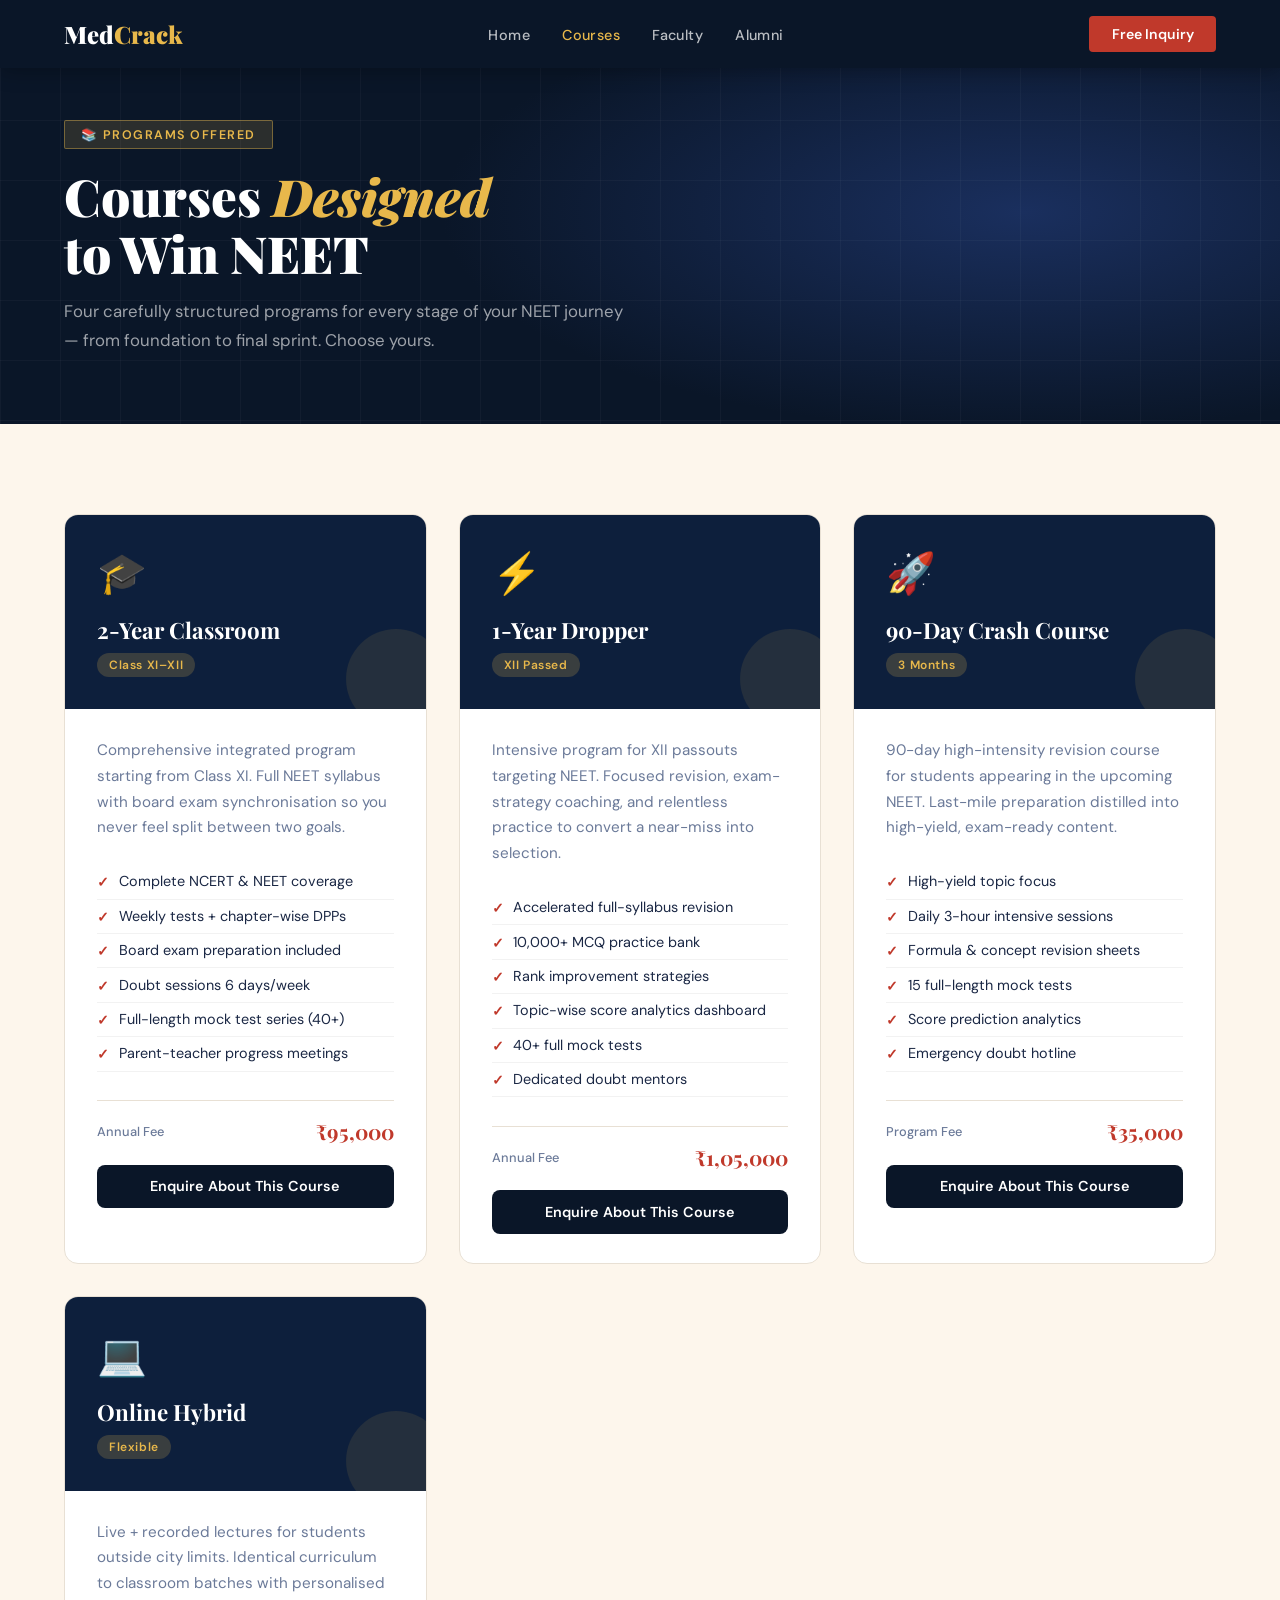
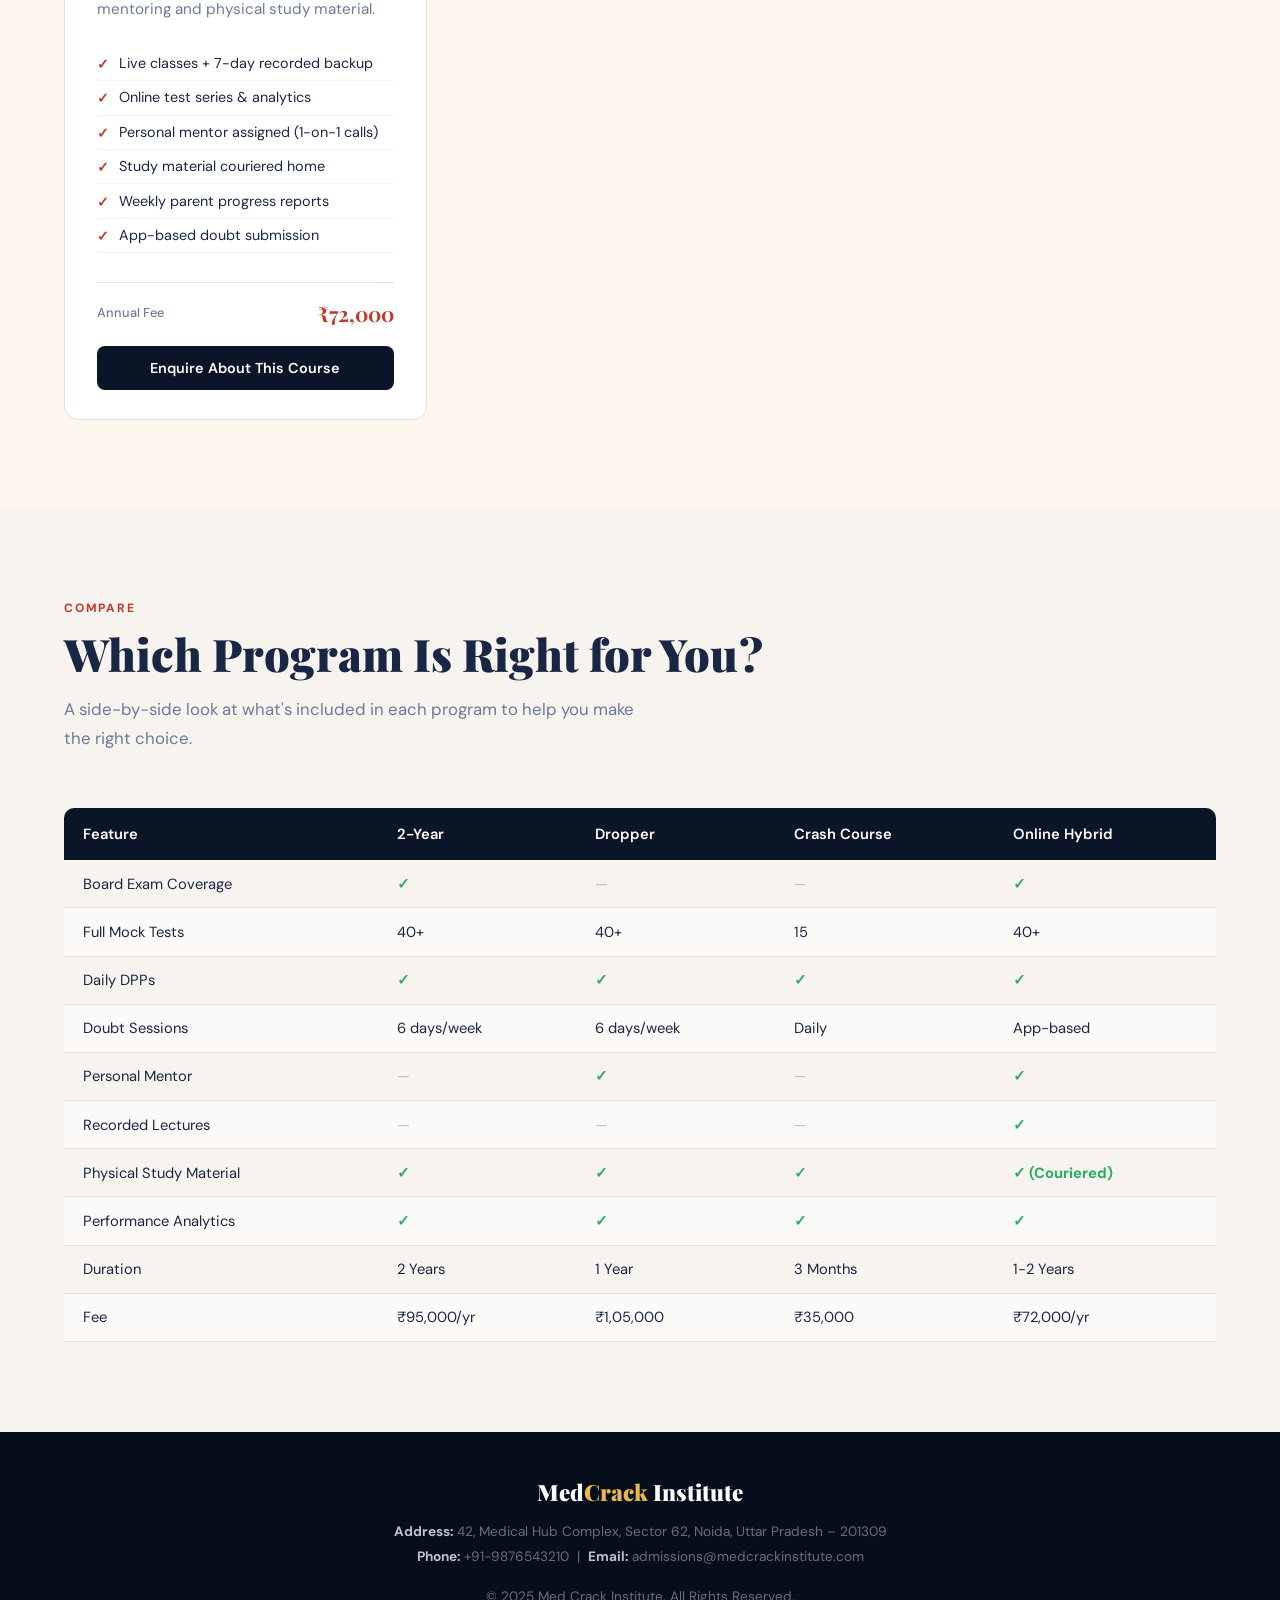
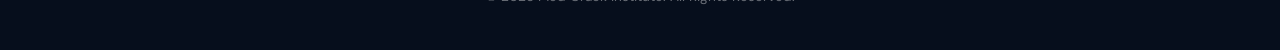
<file: pages/courses.html>
<!DOCTYPE html>
<html lang="en">
<head>
  <meta charset="UTF-8" />
  <meta name="viewport" content="width=device-width, initial-scale=1.0" />
  <title>Courses – Med Crack Institute</title>
  <link rel="stylesheet" href="../css/style.css" />
  <style>
    /* ── COURSE CARDS ── */
    .courses-grid {
      display: grid; grid-template-columns: repeat(auto-fit, minmax(320px, 1fr)); gap: 2rem;
    }
    .course-card {
      border: 1.5px solid var(--border); border-radius: 14px; overflow: hidden;
      background: var(--white); transition: all 0.3s;
    }
    .course-card:hover { transform: translateY(-6px); box-shadow: 0 20px 50px rgba(10,22,40,0.12); border-color: var(--gold); }
    .course-header {
      padding: 2rem; background: var(--deep); position: relative; overflow: hidden;
    }
    .course-header::after {
      content: ''; position: absolute; bottom: -20px; right: -20px;
      width: 100px; height: 100px; border-radius: 50%;
      background: rgba(232,184,75,0.1);
    }
    .course-icon { font-size: 2.5rem; margin-bottom: 1rem; display: block; }
    .course-name { font-family: 'Playfair Display', serif; font-size: 1.4rem; font-weight: 700; color: var(--white); margin-bottom: 0.5rem; }
    .course-tag {
      display: inline-block; background: rgba(232,184,75,0.2); color: var(--gold);
      font-size: 0.75rem; font-weight: 600; letter-spacing: 0.05em;
      padding: 0.25rem 0.75rem; border-radius: 20px;
    }
    .course-body { padding: 1.8rem 2rem; }
    .course-desc { color: var(--muted); font-size: 0.95rem; line-height: 1.7; margin-bottom: 1.5rem; }
    .course-features { list-style: none; margin-bottom: 1.8rem; }
    .course-features li {
      color: var(--text); font-size: 0.9rem; padding: 0.45rem 0;
      display: flex; align-items: flex-start; gap: 0.6rem;
      border-bottom: 1px solid rgba(0,0,0,0.05);
    }
    .course-features li::before { content: '✓'; color: var(--crimson); font-weight: 700; font-size: 0.85rem; flex-shrink: 0; margin-top: 2px; }
    .course-fee {
      display: flex; justify-content: space-between; align-items: center;
      padding-top: 1rem; border-top: 1.5px solid var(--border);
    }
    .fee-label { font-size: 0.8rem; color: var(--muted); font-weight: 500; }
    .fee-amount { font-family: 'Playfair Display', serif; font-size: 1.3rem; font-weight: 700; color: var(--crimson); }
    .course-cta {
      display: block; width: 100%; margin-top: 1.2rem;
      padding: 0.8rem; background: var(--navy); color: var(--white);
      border: none; border-radius: 8px; font-family: 'DM Sans', sans-serif;
      font-size: 0.9rem; font-weight: 600; cursor: pointer; transition: all 0.2s; text-align: center;
    }
    .course-cta:hover { background: var(--crimson); }

    /* ── COMPARISON TABLE ── */
    #compare { background: var(--card-bg); }
    .compare-table { width: 100%; border-collapse: collapse; font-size: 0.92rem; }
    .compare-table th {
      background: var(--navy); color: var(--white);
      padding: 1rem 1.2rem; text-align: left;
      font-family: 'DM Sans', sans-serif; font-weight: 600;
    }
    .compare-table th:first-child { border-radius: 10px 0 0 0; }
    .compare-table th:last-child { border-radius: 0 10px 0 0; }
    .compare-table td { padding: 0.85rem 1.2rem; border-bottom: 1px solid var(--border); }
    .compare-table tr:nth-child(even) td { background: rgba(255,255,255,0.6); }
    .compare-table tr:hover td { background: rgba(232,184,75,0.08); }
    .check-yes { color: #27ae60; font-weight: 700; }
    .check-no  { color: #bbb; }
  </style>
</head>
<body>

<!-- NAV -->
<nav>
  <a href="../index.html" class="nav-logo">Med<span>Crack</span></a>
  <ul class="nav-links">
    <li><a href="../index.html">Home</a></li>
    <li><a href="courses.html" class="active">Courses</a></li>
    <li><a href="professors.html">Faculty</a></li>
    <li><a href="alumni.html">Alumni</a></li>
  </ul>
  <button class="nav-cta" onclick="openModal()">Free Inquiry</button>
</nav>

<!-- PAGE HERO -->
<div class="page-hero">
  <div class="page-hero-bg"></div>
  <div class="page-hero-grid"></div>
  <div class="page-hero-inner">
    <div class="page-hero-tag">📚 Programs Offered</div>
    <h1>Courses <em>Designed</em><br>to Win NEET</h1>
    <p>Four carefully structured programs for every stage of your NEET journey — from foundation to final sprint. Choose yours.</p>
  </div>
</div>

<!-- COURSES GRID -->
<section>
  <div class="section-inner">
    <div class="courses-grid">

      <div class="course-card">
        <div class="course-header">
          <span class="course-icon">🎓</span>
          <div class="course-name">2-Year Classroom</div>
          <span class="course-tag">Class XI–XII</span>
        </div>
        <div class="course-body">
          <p class="course-desc">Comprehensive integrated program starting from Class XI. Full NEET syllabus with board exam synchronisation so you never feel split between two goals.</p>
          <ul class="course-features">
            <li>Complete NCERT & NEET coverage</li>
            <li>Weekly tests + chapter-wise DPPs</li>
            <li>Board exam preparation included</li>
            <li>Doubt sessions 6 days/week</li>
            <li>Full-length mock test series (40+)</li>
            <li>Parent-teacher progress meetings</li>
          </ul>
          <div class="course-fee">
            <span class="fee-label">Annual Fee</span>
            <span class="fee-amount">₹95,000</span>
          </div>
          <button class="course-cta" onclick="openModal()">Enquire About This Course</button>
        </div>
      </div>

      <div class="course-card">
        <div class="course-header">
          <span class="course-icon">⚡</span>
          <div class="course-name">1-Year Dropper</div>
          <span class="course-tag">XII Passed</span>
        </div>
        <div class="course-body">
          <p class="course-desc">Intensive program for XII passouts targeting NEET. Focused revision, exam-strategy coaching, and relentless practice to convert a near-miss into selection.</p>
          <ul class="course-features">
            <li>Accelerated full-syllabus revision</li>
            <li>10,000+ MCQ practice bank</li>
            <li>Rank improvement strategies</li>
            <li>Topic-wise score analytics dashboard</li>
            <li>40+ full mock tests</li>
            <li>Dedicated doubt mentors</li>
          </ul>
          <div class="course-fee">
            <span class="fee-label">Annual Fee</span>
            <span class="fee-amount">₹1,05,000</span>
          </div>
          <button class="course-cta" onclick="openModal()">Enquire About This Course</button>
        </div>
      </div>

      <div class="course-card">
        <div class="course-header">
          <span class="course-icon">🚀</span>
          <div class="course-name">90-Day Crash Course</div>
          <span class="course-tag">3 Months</span>
        </div>
        <div class="course-body">
          <p class="course-desc">90-day high-intensity revision course for students appearing in the upcoming NEET. Last-mile preparation distilled into high-yield, exam-ready content.</p>
          <ul class="course-features">
            <li>High-yield topic focus</li>
            <li>Daily 3-hour intensive sessions</li>
            <li>Formula & concept revision sheets</li>
            <li>15 full-length mock tests</li>
            <li>Score prediction analytics</li>
            <li>Emergency doubt hotline</li>
          </ul>
          <div class="course-fee">
            <span class="fee-label">Program Fee</span>
            <span class="fee-amount">₹35,000</span>
          </div>
          <button class="course-cta" onclick="openModal()">Enquire About This Course</button>
        </div>
      </div>

      <div class="course-card">
        <div class="course-header">
          <span class="course-icon">💻</span>
          <div class="course-name">Online Hybrid</div>
          <span class="course-tag">Flexible</span>
        </div>
        <div class="course-body">
          <p class="course-desc">Live + recorded lectures for students outside city limits. Identical curriculum to classroom batches with personalised mentoring and physical study material.</p>
          <ul class="course-features">
            <li>Live classes + 7-day recorded backup</li>
            <li>Online test series & analytics</li>
            <li>Personal mentor assigned (1-on-1 calls)</li>
            <li>Study material couriered home</li>
            <li>Weekly parent progress reports</li>
            <li>App-based doubt submission</li>
          </ul>
          <div class="course-fee">
            <span class="fee-label">Annual Fee</span>
            <span class="fee-amount">₹72,000</span>
          </div>
          <button class="course-cta" onclick="openModal()">Enquire About This Course</button>
        </div>
      </div>

    </div>
  </div>
</section>

<!-- COMPARISON TABLE -->
<section id="compare">
  <div class="section-inner">
    <div class="section-label">Compare</div>
    <h2 class="section-title">Which Program Is Right for You?</h2>
    <p class="section-sub">A side-by-side look at what's included in each program to help you make the right choice.</p>
    <div style="overflow-x:auto;">
      <table class="compare-table">
        <thead>
          <tr>
            <th>Feature</th>
            <th>2-Year</th>
            <th>Dropper</th>
            <th>Crash Course</th>
            <th>Online Hybrid</th>
          </tr>
        </thead>
        <tbody>
          <tr><td>Board Exam Coverage</td><td class="check-yes">✓</td><td class="check-no">—</td><td class="check-no">—</td><td class="check-yes">✓</td></tr>
          <tr><td>Full Mock Tests</td><td>40+</td><td>40+</td><td>15</td><td>40+</td></tr>
          <tr><td>Daily DPPs</td><td class="check-yes">✓</td><td class="check-yes">✓</td><td class="check-yes">✓</td><td class="check-yes">✓</td></tr>
          <tr><td>Doubt Sessions</td><td>6 days/week</td><td>6 days/week</td><td>Daily</td><td>App-based</td></tr>
          <tr><td>Personal Mentor</td><td class="check-no">—</td><td class="check-yes">✓</td><td class="check-no">—</td><td class="check-yes">✓</td></tr>
          <tr><td>Recorded Lectures</td><td class="check-no">—</td><td class="check-no">—</td><td class="check-no">—</td><td class="check-yes">✓</td></tr>
          <tr><td>Physical Study Material</td><td class="check-yes">✓</td><td class="check-yes">✓</td><td class="check-yes">✓</td><td class="check-yes">✓ (Couriered)</td></tr>
          <tr><td>Performance Analytics</td><td class="check-yes">✓</td><td class="check-yes">✓</td><td class="check-yes">✓</td><td class="check-yes">✓</td></tr>
          <tr><td>Duration</td><td>2 Years</td><td>1 Year</td><td>3 Months</td><td>1-2 Years</td></tr>
          <tr><td>Fee</td><td>₹95,000/yr</td><td>₹1,05,000</td><td>₹35,000</td><td>₹72,000/yr</td></tr>
        </tbody>
      </table>
    </div>
  </div>
</section>

<!-- FOOTER -->
<footer>
  <div class="footer-logo">Med<span>Crack</span> Institute</div>
  <p><strong>Address:</strong> 42, Medical Hub Complex, Sector 62, Noida, Uttar Pradesh – 201309</p>
  <p><strong>Phone:</strong> +91-9876543210 &nbsp;|&nbsp; <strong>Email:</strong> admissions@medcrackinstitute.com</p>
  <p style="margin-top:1rem;">© 2025 Med Crack Institute. All Rights Reserved.</p>
</footer>

<!-- INQUIRY MODAL -->
<div class="modal-overlay" id="modalOverlay" onclick="handleOverlayClick(event)">
  <div class="modal">
    <button class="modal-close" onclick="closeModal()">×</button>
    <div id="modalForm">
      <div style="display:flex;align-items:center;gap:0.75rem;margin-bottom:0.5rem;">
        <span style="font-size:2rem">🏥</span>
        <h2 class="modal-title">Free Inquiry</h2>
      </div>
      <p class="modal-sub">Our academic counsellor will call you within 24 hours.</p>
      <div class="form-grid">
        <div class="form-row"><label>Student Name *</label><input type="text" id="studentName" placeholder="Full name" /></div>
        <div class="form-row"><label>Parent Name *</label><input type="text" id="parentName" placeholder="Parent / Guardian" /></div>
      </div>
      <div class="form-grid">
        <div class="form-row"><label>Mobile Number *</label><input type="tel" id="mobile" placeholder="+91 XXXXX XXXXX" /></div>
        <div class="form-row"><label>Email Address</label><input type="email" id="email" placeholder="you@email.com" /></div>
      </div>
      <div class="form-grid">
        <div class="form-row">
          <label>Current Class *</label>
          <select id="classSelect">
            <option value="">Select class</option>
            <option>Class X (Foundation)</option>
            <option>Class XI</option>
            <option>Class XII</option>
            <option>XII Passed (Dropper)</option>
          </select>
        </div>
        <div class="form-row">
          <label>Interested Program *</label>
          <select id="program">
            <option value="">Select program</option>
            <option>2-Year Classroom</option>
            <option>1-Year Dropper Batch</option>
            <option>3-Month Crash Course</option>
            <option>Online Hybrid</option>
          </select>
        </div>
      </div>
      <div class="form-row">
        <label>Message (Optional)</label>
        <textarea id="message" placeholder="Tell us about your preparation, target score, or any queries..."></textarea>
      </div>
      <button class="modal-submit" onclick="submitForm()">Submit Inquiry →</button>
    </div>
    <div class="success-msg" id="successMsg">
      <div class="check">✅</div>
      <h3>Inquiry Submitted!</h3>
      <p>Our team will contact you within 24 hours.</p>
    </div>
  </div>
</div>

<script src="../js/main.js"></script>
</body>
</html>
</file>
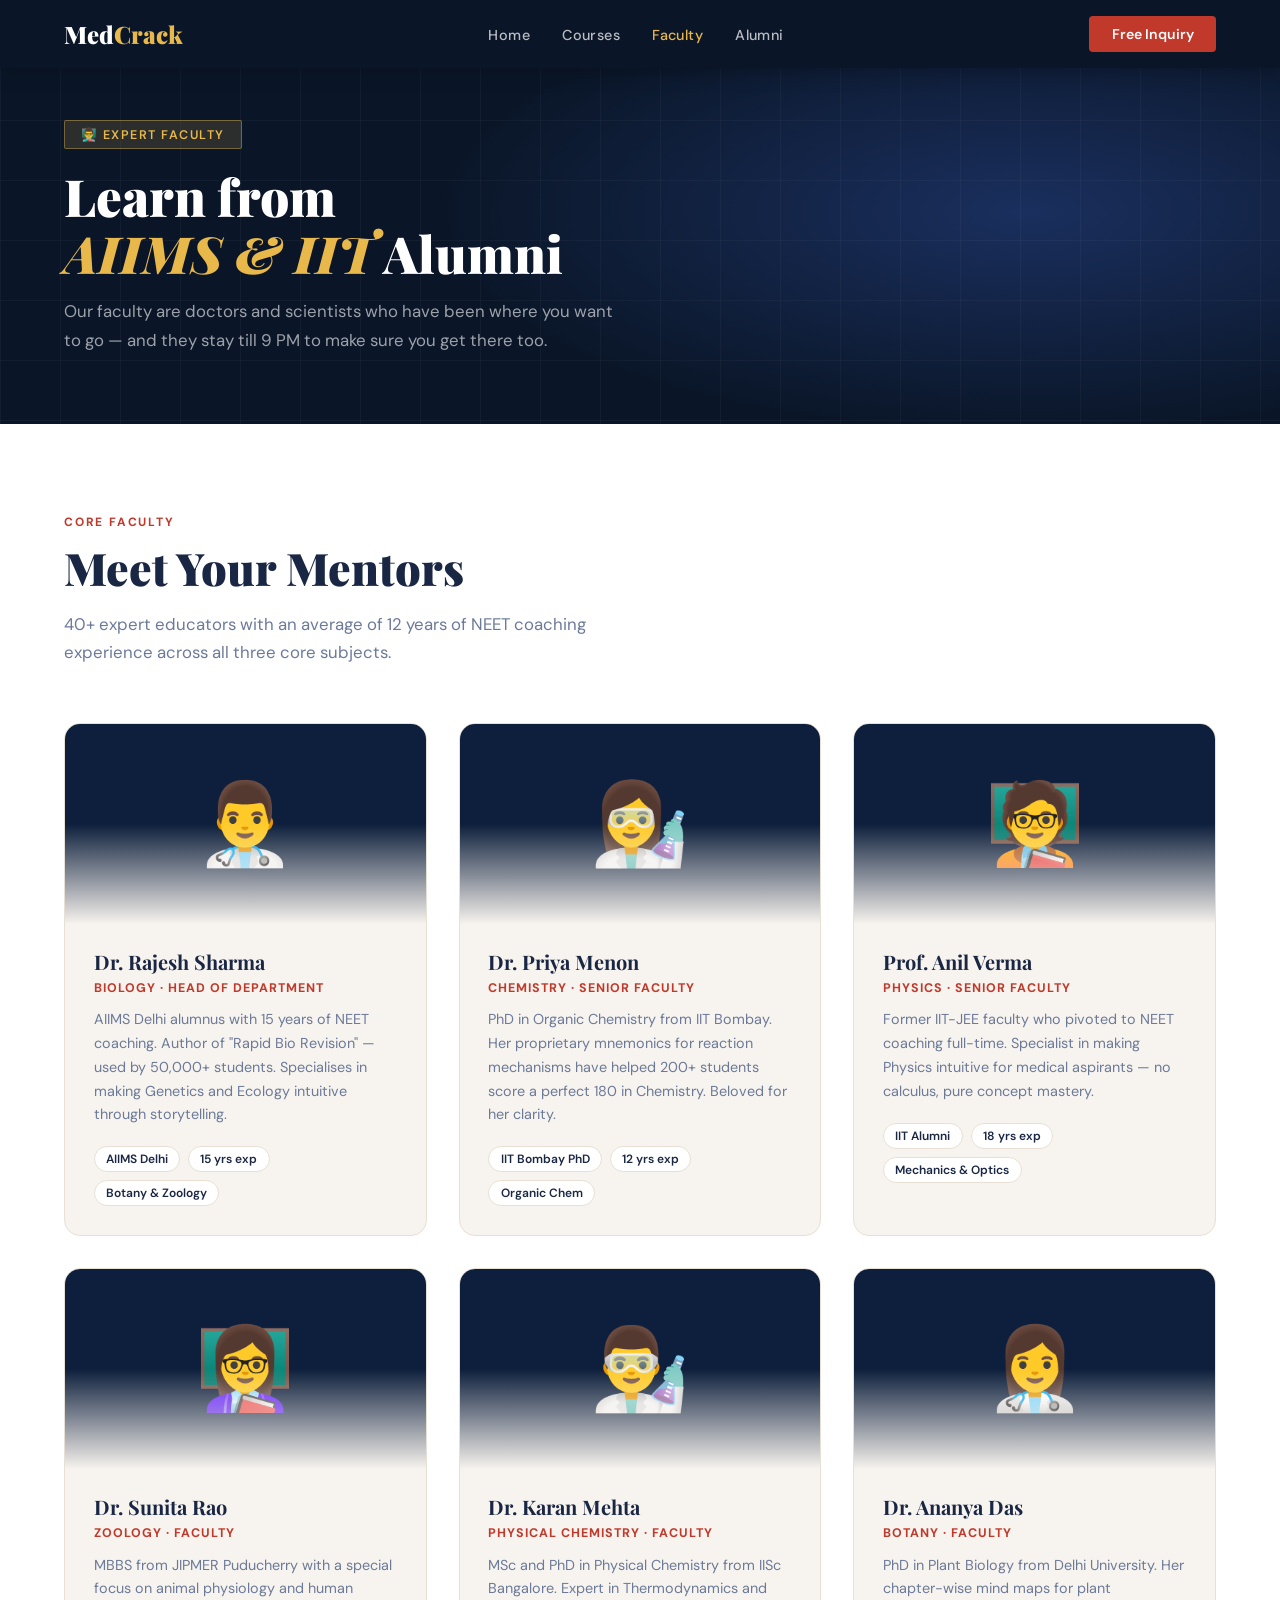
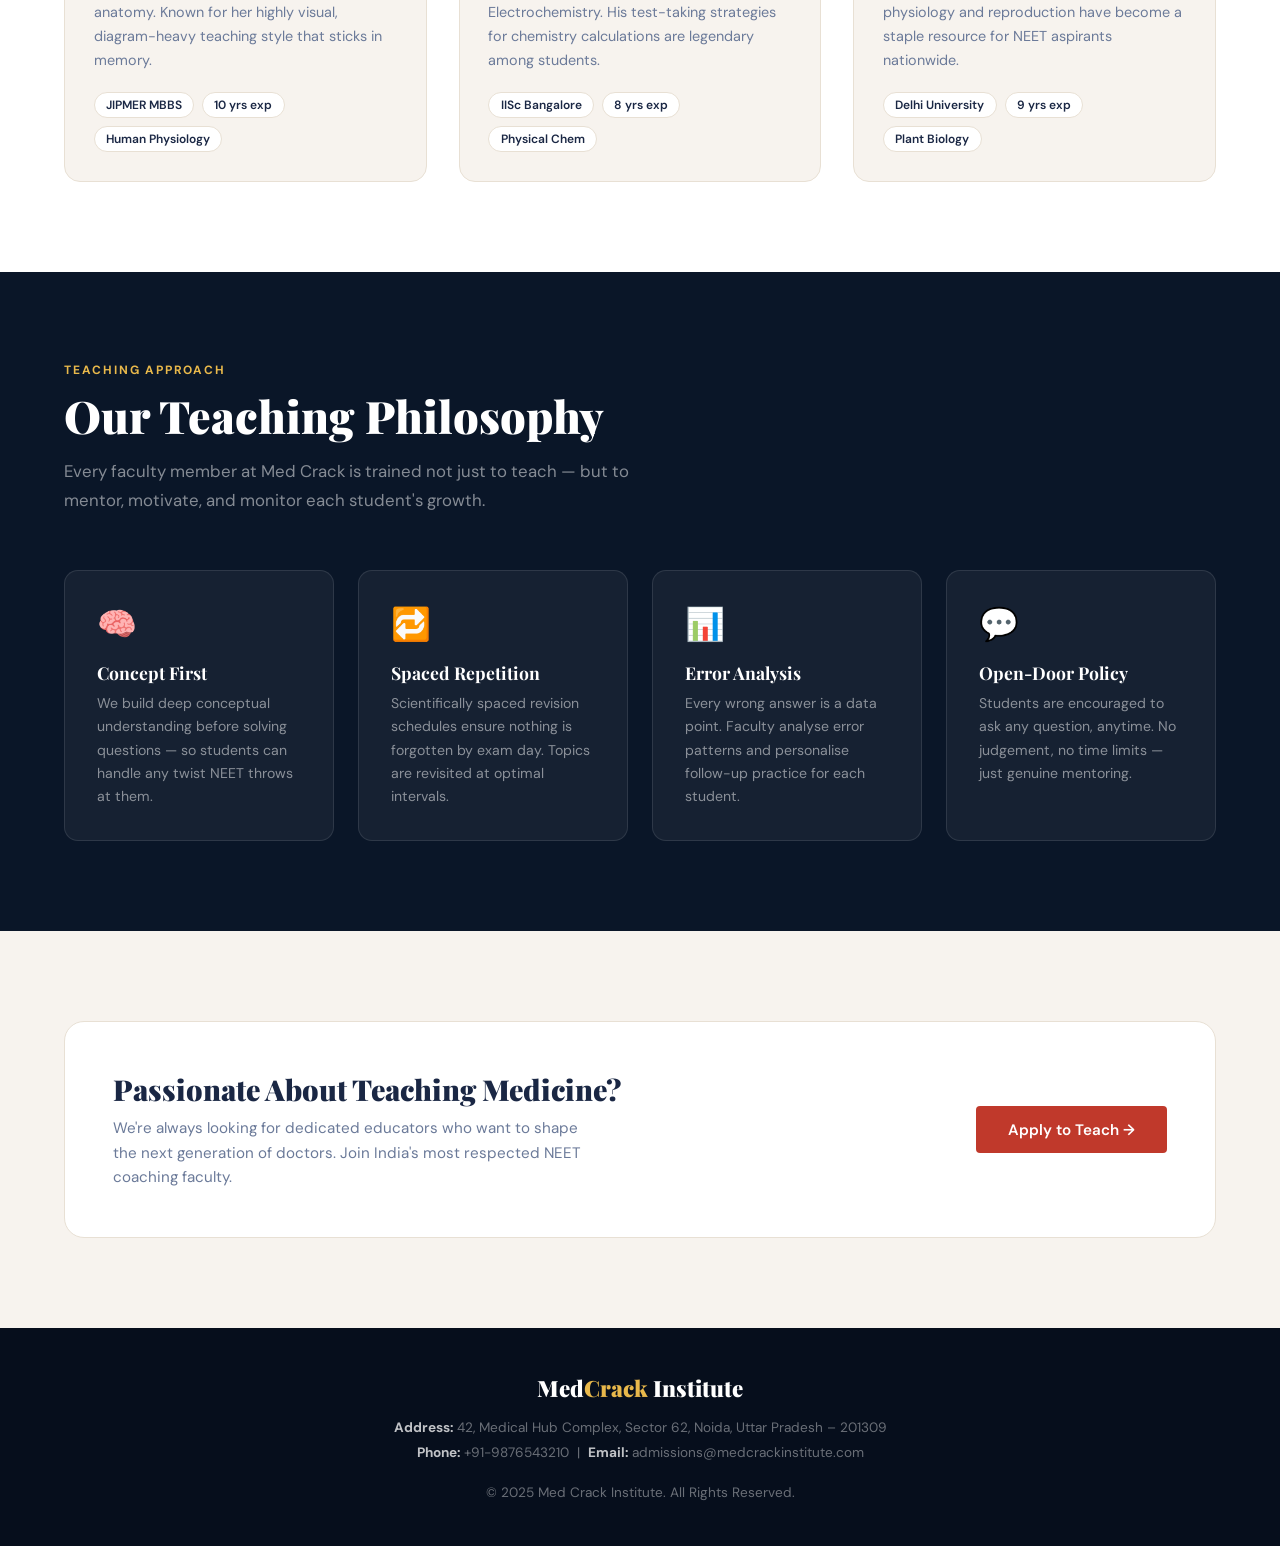
<file: pages/professors.html>
<!DOCTYPE html>
<html lang="en">
<head>
  <meta charset="UTF-8" />
  <meta name="viewport" content="width=device-width, initial-scale=1.0" />
  <title>Faculty – Med Crack Institute</title>
  <link rel="stylesheet" href="../css/style.css" />
  <style>
    /* ── FACULTY GRID ── */
    #faculty { background: var(--white); }
    .faculty-grid {
      display: grid; grid-template-columns: repeat(auto-fit, minmax(270px, 1fr)); gap: 2rem;
    }
    .prof-card {
      background: var(--card-bg); border: 1.5px solid var(--border);
      border-radius: 16px; overflow: hidden;
      transition: all 0.3s;
    }
    .prof-card:hover { transform: translateY(-6px); box-shadow: 0 20px 50px rgba(10,22,40,0.13); border-color: var(--gold); }
    .prof-img {
      width: 100%; height: 200px;
      background: var(--deep);
      display: flex; align-items: center; justify-content: center;
      font-size: 5rem; position: relative;
    }
    .prof-img::after {
      content: ''; position: absolute; bottom: 0; left: 0; right: 0; height: 50%;
      background: linear-gradient(to top, var(--card-bg), transparent);
    }
    .prof-body { padding: 1.5rem 1.8rem 1.8rem; }
    .prof-name { font-family: 'Playfair Display', serif; font-size: 1.25rem; font-weight: 700; color: var(--text); margin-bottom: 0.3rem; }
    .prof-subject { color: var(--crimson); font-size: 0.78rem; font-weight: 700; letter-spacing: 0.08em; text-transform: uppercase; margin-bottom: 0.8rem; }
    .prof-bio { color: var(--muted); font-size: 0.9rem; line-height: 1.65; margin-bottom: 1.2rem; }
    .prof-tags { display: flex; flex-wrap: wrap; gap: 0.5rem; }
    .prof-tag {
      background: var(--white); border: 1px solid var(--border);
      color: var(--text); font-size: 0.75rem; font-weight: 600;
      padding: 0.25rem 0.7rem; border-radius: 20px;
    }

    /* ── TEACHING PHILOSOPHY ── */
    #philosophy { background: var(--navy); }
    #philosophy .section-title { color: var(--white); }
    #philosophy .section-sub { color: rgba(255,255,255,0.5); }
    .phil-grid {
      display: grid; grid-template-columns: repeat(auto-fit, minmax(240px, 1fr)); gap: 1.5rem;
    }
    .phil-card {
      background: rgba(255,255,255,0.05); border: 1px solid rgba(255,255,255,0.1);
      border-radius: 14px; padding: 2rem; transition: all 0.3s;
    }
    .phil-card:hover { background: rgba(255,255,255,0.09); transform: translateY(-4px); }
    .phil-icon { font-size: 2rem; margin-bottom: 1rem; }
    .phil-title { font-family: 'Playfair Display', serif; font-size: 1.1rem; font-weight: 700; color: var(--white); margin-bottom: 0.5rem; }
    .phil-text { color: rgba(255,255,255,0.5); font-size: 0.88rem; line-height: 1.65; }

    /* ── JOIN FACULTY ── */
    #join { background: var(--card-bg); }
    .join-box {
      background: var(--white); border: 1.5px solid var(--border); border-radius: 20px;
      padding: 3rem; display: flex; align-items: center; justify-content: space-between;
      gap: 2rem; flex-wrap: wrap;
    }
    .join-box h3 { font-family: 'Playfair Display', serif; font-size: 1.8rem; font-weight: 900; color: var(--text); margin-bottom: 0.5rem; }
    .join-box p { color: var(--muted); font-size: 0.95rem; line-height: 1.6; max-width: 480px; }
  </style>
</head>
<body>

<!-- NAV -->
<nav>
  <a href="../index.html" class="nav-logo">Med<span>Crack</span></a>
  <ul class="nav-links">
    <li><a href="../index.html">Home</a></li>
    <li><a href="courses.html">Courses</a></li>
    <li><a href="professors.html" class="active">Faculty</a></li>
    <li><a href="alumni.html">Alumni</a></li>
  </ul>
  <button class="nav-cta" onclick="openModal()">Free Inquiry</button>
</nav>

<!-- PAGE HERO -->
<div class="page-hero">
  <div class="page-hero-bg"></div>
  <div class="page-hero-grid"></div>
  <div class="page-hero-inner">
    <div class="page-hero-tag">👨‍🏫 Expert Faculty</div>
    <h1>Learn from<br><em>AIIMS & IIT</em> Alumni</h1>
    <p>Our faculty are doctors and scientists who have been where you want to go — and they stay till 9 PM to make sure you get there too.</p>
  </div>
</div>

<!-- FACULTY GRID -->
<section id="faculty">
  <div class="section-inner">
    <div class="section-label">Core Faculty</div>
    <h2 class="section-title">Meet Your Mentors</h2>
    <p class="section-sub">40+ expert educators with an average of 12 years of NEET coaching experience across all three core subjects.</p>
    <div class="faculty-grid">

      <div class="prof-card">
        <div class="prof-img">👨‍⚕️</div>
        <div class="prof-body">
          <div class="prof-name">Dr. Rajesh Sharma</div>
          <div class="prof-subject">Biology · Head of Department</div>
          <p class="prof-bio">AIIMS Delhi alumnus with 15 years of NEET coaching. Author of "Rapid Bio Revision" — used by 50,000+ students. Specialises in making Genetics and Ecology intuitive through storytelling.</p>
          <div class="prof-tags">
            <span class="prof-tag">AIIMS Delhi</span>
            <span class="prof-tag">15 yrs exp</span>
            <span class="prof-tag">Botany & Zoology</span>
          </div>
        </div>
      </div>

      <div class="prof-card">
        <div class="prof-img">👩‍🔬</div>
        <div class="prof-body">
          <div class="prof-name">Dr. Priya Menon</div>
          <div class="prof-subject">Chemistry · Senior Faculty</div>
          <p class="prof-bio">PhD in Organic Chemistry from IIT Bombay. Her proprietary mnemonics for reaction mechanisms have helped 200+ students score a perfect 180 in Chemistry. Beloved for her clarity.</p>
          <div class="prof-tags">
            <span class="prof-tag">IIT Bombay PhD</span>
            <span class="prof-tag">12 yrs exp</span>
            <span class="prof-tag">Organic Chem</span>
          </div>
        </div>
      </div>

      <div class="prof-card">
        <div class="prof-img">🧑‍🏫</div>
        <div class="prof-body">
          <div class="prof-name">Prof. Anil Verma</div>
          <div class="prof-subject">Physics · Senior Faculty</div>
          <p class="prof-bio">Former IIT-JEE faculty who pivoted to NEET coaching full-time. Specialist in making Physics intuitive for medical aspirants — no calculus, pure concept mastery.</p>
          <div class="prof-tags">
            <span class="prof-tag">IIT Alumni</span>
            <span class="prof-tag">18 yrs exp</span>
            <span class="prof-tag">Mechanics & Optics</span>
          </div>
        </div>
      </div>

      <div class="prof-card">
        <div class="prof-img">👩‍🏫</div>
        <div class="prof-body">
          <div class="prof-name">Dr. Sunita Rao</div>
          <div class="prof-subject">Zoology · Faculty</div>
          <p class="prof-bio">MBBS from JIPMER Puducherry with a special focus on animal physiology and human anatomy. Known for her highly visual, diagram-heavy teaching style that sticks in memory.</p>
          <div class="prof-tags">
            <span class="prof-tag">JIPMER MBBS</span>
            <span class="prof-tag">10 yrs exp</span>
            <span class="prof-tag">Human Physiology</span>
          </div>
        </div>
      </div>

      <div class="prof-card">
        <div class="prof-img">👨‍🔬</div>
        <div class="prof-body">
          <div class="prof-name">Dr. Karan Mehta</div>
          <div class="prof-subject">Physical Chemistry · Faculty</div>
          <p class="prof-bio">MSc and PhD in Physical Chemistry from IISc Bangalore. Expert in Thermodynamics and Electrochemistry. His test-taking strategies for chemistry calculations are legendary among students.</p>
          <div class="prof-tags">
            <span class="prof-tag">IISc Bangalore</span>
            <span class="prof-tag">8 yrs exp</span>
            <span class="prof-tag">Physical Chem</span>
          </div>
        </div>
      </div>

      <div class="prof-card">
        <div class="prof-img">👩‍⚕️</div>
        <div class="prof-body">
          <div class="prof-name">Dr. Ananya Das</div>
          <div class="prof-subject">Botany · Faculty</div>
          <p class="prof-bio">PhD in Plant Biology from Delhi University. Her chapter-wise mind maps for plant physiology and reproduction have become a staple resource for NEET aspirants nationwide.</p>
          <div class="prof-tags">
            <span class="prof-tag">Delhi University</span>
            <span class="prof-tag">9 yrs exp</span>
            <span class="prof-tag">Plant Biology</span>
          </div>
        </div>
      </div>

    </div>
  </div>
</section>

<!-- PHILOSOPHY -->
<section id="philosophy">
  <div class="section-inner">
    <div class="section-label" style="color:var(--gold)">Teaching Approach</div>
    <h2 class="section-title">Our Teaching Philosophy</h2>
    <p class="section-sub">Every faculty member at Med Crack is trained not just to teach — but to mentor, motivate, and monitor each student's growth.</p>
    <div class="phil-grid">
      <div class="phil-card">
        <div class="phil-icon">🧠</div>
        <div class="phil-title">Concept First</div>
        <p class="phil-text">We build deep conceptual understanding before solving questions — so students can handle any twist NEET throws at them.</p>
      </div>
      <div class="phil-card">
        <div class="phil-icon">🔁</div>
        <div class="phil-title">Spaced Repetition</div>
        <p class="phil-text">Scientifically spaced revision schedules ensure nothing is forgotten by exam day. Topics are revisited at optimal intervals.</p>
      </div>
      <div class="phil-card">
        <div class="phil-icon">📊</div>
        <div class="phil-title">Error Analysis</div>
        <p class="phil-text">Every wrong answer is a data point. Faculty analyse error patterns and personalise follow-up practice for each student.</p>
      </div>
      <div class="phil-card">
        <div class="phil-icon">💬</div>
        <div class="phil-title">Open-Door Policy</div>
        <p class="phil-text">Students are encouraged to ask any question, anytime. No judgement, no time limits — just genuine mentoring.</p>
      </div>
    </div>
  </div>
</section>

<!-- JOIN AS FACULTY -->
<section id="join">
  <div class="section-inner">
    <div class="join-box">
      <div>
        <h3>Passionate About Teaching Medicine?</h3>
        <p>We're always looking for dedicated educators who want to shape the next generation of doctors. Join India's most respected NEET coaching faculty.</p>
      </div>
      <button class="btn-primary" onclick="openModal()">Apply to Teach →</button>
    </div>
  </div>
</section>

<!-- FOOTER -->
<footer>
  <div class="footer-logo">Med<span>Crack</span> Institute</div>
  <p><strong>Address:</strong> 42, Medical Hub Complex, Sector 62, Noida, Uttar Pradesh – 201309</p>
  <p><strong>Phone:</strong> +91-9876543210 &nbsp;|&nbsp; <strong>Email:</strong> admissions@medcrackinstitute.com</p>
  <p style="margin-top:1rem;">© 2025 Med Crack Institute. All Rights Reserved.</p>
</footer>

<!-- INQUIRY MODAL -->
<div class="modal-overlay" id="modalOverlay" onclick="handleOverlayClick(event)">
  <div class="modal">
    <button class="modal-close" onclick="closeModal()">×</button>
    <div id="modalForm">
      <div style="display:flex;align-items:center;gap:0.75rem;margin-bottom:0.5rem;">
        <span style="font-size:2rem">🏥</span>
        <h2 class="modal-title">Free Inquiry</h2>
      </div>
      <p class="modal-sub">Our academic counsellor will call you within 24 hours.</p>
      <div class="form-grid">
        <div class="form-row"><label>Student Name *</label><input type="text" id="studentName" placeholder="Full name" /></div>
        <div class="form-row"><label>Parent Name *</label><input type="text" id="parentName" placeholder="Parent / Guardian" /></div>
      </div>
      <div class="form-grid">
        <div class="form-row"><label>Mobile Number *</label><input type="tel" id="mobile" placeholder="+91 XXXXX XXXXX" /></div>
        <div class="form-row"><label>Email Address</label><input type="email" id="email" placeholder="you@email.com" /></div>
      </div>
      <div class="form-grid">
        <div class="form-row">
          <label>Current Class *</label>
          <select id="classSelect">
            <option value="">Select class</option>
            <option>Class X (Foundation)</option>
            <option>Class XI</option>
            <option>Class XII</option>
            <option>XII Passed (Dropper)</option>
          </select>
        </div>
        <div class="form-row">
          <label>Interested Program *</label>
          <select id="program">
            <option value="">Select program</option>
            <option>2-Year Classroom</option>
            <option>1-Year Dropper Batch</option>
            <option>3-Month Crash Course</option>
            <option>Online Hybrid</option>
          </select>
        </div>
      </div>
      <div class="form-row">
        <label>Message (Optional)</label>
        <textarea id="message" placeholder="Tell us about your preparation, target score, or any queries..."></textarea>
      </div>
      <button class="modal-submit" onclick="submitForm()">Submit Inquiry →</button>
    </div>
    <div class="success-msg" id="successMsg">
      <div class="check">✅</div>
      <h3>Inquiry Submitted!</h3>
      <p>Our team will contact you within 24 hours.</p>
    </div>
  </div>
</div>

<script src="../js/main.js"></script>
</body>
</html>
</file>
<file: css/style.css>
/* ============================================================
   MED CRACK INSTITUTE — Global Stylesheet
   ============================================================ */
@import url('https://fonts.googleapis.com/css2?family=Playfair+Display:ital,wght@0,700;0,900;1,700&family=DM+Sans:wght@300;400;500;600&display=swap');

:root {
  --navy:    #0a1628;
  --deep:    #0d1f3c;
  --crimson: #c0392b;
  --gold:    #e8b84b;
  --cream:   #fdf6ec;
  --card-bg: #f7f3ee;
  --text:    #1a2744;
  --muted:   #6b7a99;
  --white:   #ffffff;
  --border:  #e8e0d4;
}

*, *::before, *::after { box-sizing: border-box; margin: 0; padding: 0; }
html { scroll-behavior: smooth; }
body {
  font-family: 'DM Sans', sans-serif;
  background: var(--cream);
  color: var(--text);
  overflow-x: hidden;
}
img { display: block; max-width: 100%; }
a  { text-decoration: none; color: inherit; }

/* ── NAV ── */
nav {
  position: fixed; top: 0; left: 0; right: 0; z-index: 1000;
  background: var(--navy);
  display: flex; align-items: center; justify-content: space-between;
  padding: 0 5vw; height: 68px;
  box-shadow: 0 2px 20px rgba(0,0,0,0.3);
}
.nav-logo {
  font-family: 'Playfair Display', serif;
  font-size: 1.5rem; font-weight: 900; color: var(--white);
}
.nav-logo span { color: var(--gold); }
.nav-links { display: flex; gap: 2rem; list-style: none; }
.nav-links a {
  color: rgba(255,255,255,0.72); font-size: 0.9rem; font-weight: 500;
  letter-spacing: 0.03em; transition: color 0.2s;
}
.nav-links a:hover,
.nav-links a.active { color: var(--gold); }
.nav-cta {
  background: var(--crimson); color: #fff; border: none;
  padding: 0.55rem 1.4rem; border-radius: 4px;
  font-family: 'DM Sans', sans-serif; font-size: 0.88rem; font-weight: 600;
  cursor: pointer; transition: background 0.2s, transform 0.15s;
}
.nav-cta:hover { background: #a93226; transform: translateY(-1px); }

/* ── SECTION ── */
section { padding: 90px 5vw; }
.section-inner { max-width: 1200px; margin: 0 auto; }
.section-label {
  font-size: 0.75rem; font-weight: 700; letter-spacing: 0.15em;
  text-transform: uppercase; color: var(--crimson); margin-bottom: 0.75rem;
}
.section-title {
  font-family: 'Playfair Display', serif;
  font-size: clamp(2rem, 3.5vw, 3rem); font-weight: 900;
  color: var(--text); line-height: 1.15; margin-bottom: 1rem;
}
.section-sub {
  color: var(--muted); font-size: 1.05rem; line-height: 1.7;
  max-width: 580px; margin-bottom: 3.5rem;
}

/* ── PAGE HERO (inner pages) ── */
.page-hero {
  background: var(--navy); padding: 120px 5vw 70px;
  position: relative; overflow: hidden;
}
.page-hero-bg {
  position: absolute; inset: 0;
  background: radial-gradient(ellipse 70% 80% at 80% 50%, #1a2f5e 0%, transparent 65%);
}
.page-hero-grid {
  position: absolute; inset: 0;
  background-image:
    linear-gradient(rgba(255,255,255,0.03) 1px, transparent 1px),
    linear-gradient(90deg, rgba(255,255,255,0.03) 1px, transparent 1px);
  background-size: 60px 60px;
}
.page-hero-inner { position: relative; z-index: 1; max-width: 1200px; margin: 0 auto; }
.page-hero-tag {
  display: inline-block;
  background: rgba(232,184,75,0.15); border: 1px solid rgba(232,184,75,0.4);
  color: var(--gold); font-size: 0.78rem; font-weight: 600;
  letter-spacing: 0.12em; text-transform: uppercase;
  padding: 0.35rem 1rem; border-radius: 2px; margin-bottom: 1.2rem;
}
.page-hero h1 {
  font-family: 'Playfair Display', serif;
  font-size: clamp(2.5rem, 4vw, 3.8rem); font-weight: 900;
  color: var(--white); line-height: 1.1; margin-bottom: 1rem;
}
.page-hero h1 em { font-style: italic; color: var(--gold); }
.page-hero p { color: rgba(255,255,255,0.6); font-size: 1.05rem; line-height: 1.7; max-width: 560px; }

/* ── BUTTONS ── */
.btn-primary {
  background: var(--crimson); color: #fff; border: none;
  padding: 0.85rem 2rem; border-radius: 4px;
  font-size: 0.95rem; font-weight: 600; cursor: pointer;
  transition: all 0.2s; font-family: 'DM Sans', sans-serif; display: inline-block;
}
.btn-primary:hover { background: #a93226; transform: translateY(-2px); box-shadow: 0 8px 24px rgba(192,57,43,0.4); }
.btn-outline {
  background: transparent; color: var(--white);
  border: 1.5px solid rgba(255,255,255,0.3);
  padding: 0.85rem 2rem; border-radius: 4px;
  font-size: 0.95rem; font-weight: 500; cursor: pointer;
  transition: all 0.2s; font-family: 'DM Sans', sans-serif; display: inline-block;
}
.btn-outline:hover { border-color: var(--gold); color: var(--gold); }

/* ── RESULTS STRIP ── */
.results-strip {
  background: var(--crimson); padding: 24px 5vw;
  display: flex; align-items: center; justify-content: center;
  gap: 4rem; flex-wrap: wrap;
}
.strip-item { text-align: center; }
.strip-num { font-family: 'Playfair Display', serif; font-size: 2.2rem; font-weight: 900; color: var(--white); }
.strip-lbl { color: rgba(255,255,255,0.7); font-size: 0.8rem; font-weight: 500; }

/* ── FOOTER ── */
footer {
  background: #060e1c; color: rgba(255,255,255,0.4);
  padding: 40px 5vw; text-align: center; font-size: 0.85rem; line-height: 1.8;
}
footer strong { color: rgba(255,255,255,0.75); }
.footer-logo { font-family: 'Playfair Display', serif; font-size: 1.4rem; font-weight: 900; color: #fff; margin-bottom: 0.5rem; }
.footer-logo span { color: var(--gold); }

/* ── MODAL ── */
.modal-overlay {
  position: fixed; inset: 0; z-index: 2000;
  background: rgba(6,14,28,0.85); backdrop-filter: blur(6px);
  display: flex; align-items: center; justify-content: center; padding: 1rem;
  opacity: 0; pointer-events: none; transition: opacity 0.3s;
}
.modal-overlay.active { opacity: 1; pointer-events: all; }
.modal {
  background: var(--white); border-radius: 20px; padding: 3rem;
  width: 100%; max-width: 520px; position: relative;
  transform: translateY(30px); transition: transform 0.3s;
  box-shadow: 0 40px 100px rgba(0,0,0,0.4);
}
.modal-overlay.active .modal { transform: translateY(0); }
.modal-close {
  position: absolute; top: 1.2rem; right: 1.5rem;
  background: none; border: none; font-size: 1.6rem; cursor: pointer;
  color: var(--muted); line-height: 1;
}
.modal-close:hover { color: var(--text); }
.modal-title { font-family: 'Playfair Display', serif; font-size: 1.9rem; font-weight: 900; color: var(--text); margin-bottom: 0.5rem; }
.modal-sub { color: var(--muted); font-size: 0.95rem; margin-bottom: 2rem; }
.form-row { margin-bottom: 1.2rem; }
.form-row label { display: block; font-size: 0.82rem; font-weight: 600; color: var(--text); margin-bottom: 0.4rem; letter-spacing: 0.03em; }
.form-row input,
.form-row select,
.form-row textarea {
  width: 100%; padding: 0.75rem 1rem; border: 1.5px solid #ddd;
  border-radius: 8px; font-family: 'DM Sans', sans-serif;
  font-size: 0.95rem; color: var(--text); background: #fafafa;
  transition: border-color 0.2s; outline: none;
}
.form-row input:focus,
.form-row select:focus,
.form-row textarea:focus { border-color: var(--crimson); background: #fff; }
.form-row textarea { resize: vertical; min-height: 90px; }
.form-grid { display: grid; grid-template-columns: 1fr 1fr; gap: 1rem; }
.modal-submit {
  width: 100%; padding: 1rem; background: var(--crimson); color: #fff;
  border: none; border-radius: 8px; font-size: 1rem; font-weight: 700;
  cursor: pointer; font-family: 'DM Sans', sans-serif;
  transition: background 0.2s, transform 0.15s; margin-top: 0.5rem;
}
.modal-submit:hover { background: #a93226; transform: translateY(-2px); }
.success-msg { display: none; text-align: center; padding: 1rem 0; }
.success-msg .check { font-size: 3rem; margin-bottom: 0.5rem; }
.success-msg h3 { font-family: 'Playfair Display', serif; font-size: 1.5rem; color: var(--text); margin-bottom: 0.5rem; }
.success-msg p { color: var(--muted); font-size: 0.95rem; }

@media (max-width: 768px) {
  .nav-links { display: none; }
  .form-grid { grid-template-columns: 1fr; }
  .results-strip { gap: 2rem; }
  .modal { padding: 2rem; }
}
</file>
<file: styles.css>
:root {
  --primary: #0f4c81;
  --accent: #2db4ff;
  --bg: #f4f8fc;
  --text: #1a1a1a;
}

* { box-sizing: border-box; }
body {
  margin: 0;
  font-family: Arial, sans-serif;
  color: var(--text);
  background: var(--bg);
}

.container { width: min(1100px, 92%); margin: 0 auto; }
.site-header { background: var(--primary); color: #fff; padding: 0.9rem 0; }
.nav-wrap { display: flex; align-items: center; justify-content: space-between; gap: 1rem; }
.logo { margin: 0; font-size: 1.25rem; }
.nav-links { list-style: none; display: flex; gap: 1rem; margin: 0; padding: 0; }
.nav-links a { color: #fff; text-decoration: none; font-weight: 600; }

.hero { padding: 4rem 0; background: linear-gradient(135deg, #d8eeff, #f7fbff); text-align: center; }
.hero h2 { font-size: 2rem; margin-bottom: 0.75rem; }
.hero p { max-width: 700px; margin: 0 auto 1.5rem; }

.btn {
  background: var(--accent);
  color: #00243f;
  border: none;
  padding: 0.6rem 1rem;
  font-weight: 700;
  border-radius: 6px;
  cursor: pointer;
  text-decoration: none;
}

.highlights, .card-grid {
  display: grid;
  grid-template-columns: repeat(auto-fit, minmax(220px, 1fr));
  gap: 1rem;
  margin: 2rem auto;
}

.card {
  background: #fff;
  border-radius: 10px;
  padding: 1rem;
  box-shadow: 0 5px 20px rgba(0,0,0,0.08);
}

.page { padding: 2rem 0; }

footer {
  background: #06223b;
  color: #fff;
  text-align: center;
  padding: 1rem 0;
  margin-top: 2rem;
}

.modal {
  display: none;
  position: fixed;
  inset: 0;
  background: rgba(0,0,0,0.6);
  align-items: center;
  justify-content: center;
}

.modal.active { display: flex; }
.modal-content {
  background: #fff;
  width: min(500px, 92%);
  padding: 1.2rem;
  border-radius: 10px;
  position: relative;
}
.close {
  position: absolute;
  top: 0.4rem;
  right: 0.6rem;
  background: transparent;
  border: none;
  font-size: 1.5rem;
  cursor: pointer;
}

input, textarea {
  width: 100%;
  margin: 0.4rem 0 0.8rem;
  padding: 0.6rem;
  border: 1px solid #bdd4e6;
  border-radius: 6px;
}
</file>
